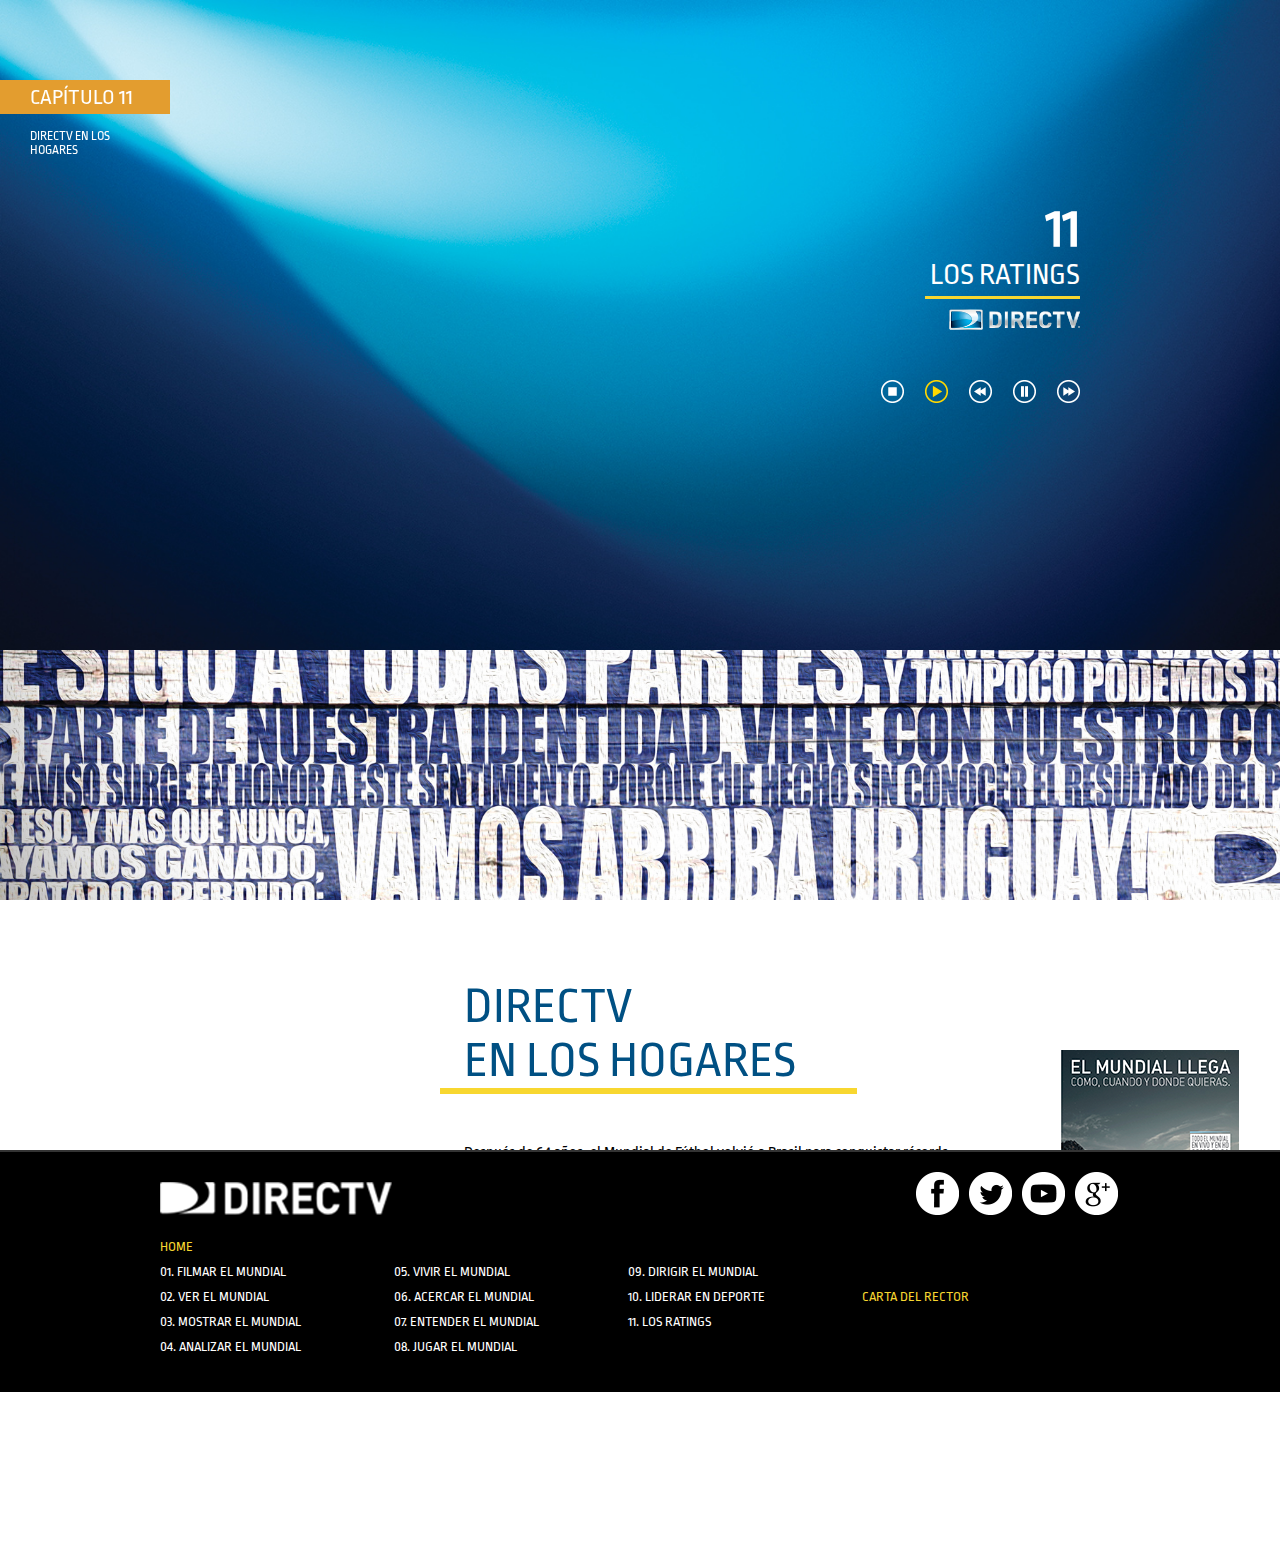
<file: cap11.html>
<!DOCTYPE html>
<html xmlns="http://www.w3.org/1999/xhtml">
<head>
<meta http-equiv="Content-Type" content="text/html; charset=utf-8" />
<title>DIRECTV</title>
<link href="css/style.css" rel="stylesheet" type="text/css" />

<link href='http://fonts.googleapis.com/css?family=Ropa+Sans:400,400italic' rel='stylesheet' type='text/css'>

<script src="js/jquery-1.8.2.min.js"></script>
<script src="js/jquery.scrollTo-1.4.3.1.min.js"></script>
<script src="js/jquery.parallax-1.1.js"></script>
<script src="js/jquery.easing.1.3.js"></script>
<script src="js/jquery.scrollorama.js"></script>
<script src="js/jquery.scrolldeck.js"></script>
<script src="js/modernizr.custom.js"></script>
<script type="text/javascript">

$(document).ready(function(){
	//$('#nav').localScroll(800);

	RepositionNav();
	
	$(window).resize(function(){
		RepositionNav();
	});	
	
	//.parallax(xPosition, adjuster, inertia, outerHeight) options:
	//xPosition - Horizontal position of the element
	//adjuster - y position to start from
	//inertia - speed to move relative to vertical scroll. Example: 0.1 is one tenth the speed of scrolling, 2 is twice the speed of scrolling
	//outerHeight (true/false) - Whether or not jQuery should use it's outerHeight option to determine when a section is in the viewport
	

	$('#header-c11').parallax("50%", 0, 0.1, true);
	$('#c11-s1').parallax("50%", 500, 0.1, true);

	var deck = new $.scrolldeck({
		slides: '.slide',
		buttons: '#nav-c1 li a',
		easing: 'easeInOutExpo'
	});

})
</script>
</head>

<body>
	<ul id="nav-c1" style="top: 80px;">
		<li class="title-nav-cap">CAPÍTULO 11</li>
		<li><a href="#c11-s1" title="Next Section">DIRECTV EN LOS<br/>HOGARES</a></li>
	</ul>
	
	<div id="header-c11" class="slide"> 

		<div class="cont-header-cap">
			<div class="num-cap">
				<h1>11</h1>
			</div>
			<div class="clearfloat"></div>
			<div class="title-cap">
				<h1>LOS RATINGS</h1>
			</div>
			<div class="clearfloat"></div>
			<div class="divider-headc11"></div>
			<div class="clearfloat"></div>
			<div class="logo-dtvheader"></div>
			<div class="clearfloat"></div>
			<div class="icons-head"></div>
			<div class="clearfloat"></div>
		</div>
		<div class="clearfloat"></div>
		<!--a href="#jugadores" title="Next Section"><div class="arrow-cap"></div></a-->
	</div>
	<div id="c11-s1" class="slide">
		<div class="box-white-c11">
			<div class="title-first-section">
				<h1>DIRECTV<br/>EN LOS HOGARES</h1>
				<div class="line-c11s1"></div>
			</div>

			<p>Después de 64 años, el Mundial de Fútbol volvió a Brasil para conquistar récords de audiencia.<br/>
			La tecnología pionera de DIRECTV midió los ratings de todos los canales con partidos de las selecciones sudamericanas. En un minuto promedio, hasta 14% de nuestros suscriptores estaban sintonizados a uno de los electrizantes partidos.<br/>
			<br/>
			A continuación un resumen de algunos de los números más relevantes.<p>
			<div class="poster-c11s1">
				<img src="img/poster_c11s1.png">
			</div>
		</div>
	</div>

	<div id="footer">
		<div class="container-footer">
			<div class="logo-footer">
			</div>
			<div class="cont-rs">
				<div class="fb">
					<a href=""><img src="img/fb.png"></a>
				</div>
				<div class="tw">
					<a href=""><img src="img/tw.png"></a>
				</div>
				<div class="yt">
					<a href=""><img src="img/yt.png"></a>
				</div>
				<div class="gm">
					<a href=""><img src="img/gm.png"></a>
				</div>
			</div>
			<div class="indice-footer">
				<div class="col1-footer">
					<a class="athome" href="#">HOME</a>
					<a href="#">01. FILMAR EL MUNDIAL</a>
					<a href="#">02. VER EL MUNDIAL</a>
					<a href="#">03. MOSTRAR EL MUNDIAL</a>
					<a href="#">04. ANALIZAR EL MUNDIAL</a>
				</div>
				<div class="col2-footer">
					<a href="">05. VIVIR EL MUNDIAL</a>
					<a href="">06. ACERCAR EL MUNDIAL</a>
					<a href="">07. ENTENDER EL MUNDIAL</a>
					<a href="">08. JUGAR EL MUNDIAL</a>
				</div>
				<div class="col3-footer">
					<a href="">09. DIRIGIR EL MUNDIAL</a>
					<a href="">10. LIDERAR EN DEPORTE</a>
					<a href="">11. LOS RATINGS</a>
					<p>&nbsp;</p>
				</div>
				<div class="col4-footer">
					<p>&nbsp;</p>
					<a class="athome" href="">CARTA DEL RECTOR</a>
					<p>&nbsp;</p>
					<p>&nbsp;</p>
				</div>
			</div>
		</div>
	</div>
<script src="js/toucheffects.js"></script>
<script>
	$('#footer').css({'top':''+($('#footer').prev('div').offset().top + $('#footer').prev('div').height()  ) +'px'});
</script>
</body>
</html>
</file>
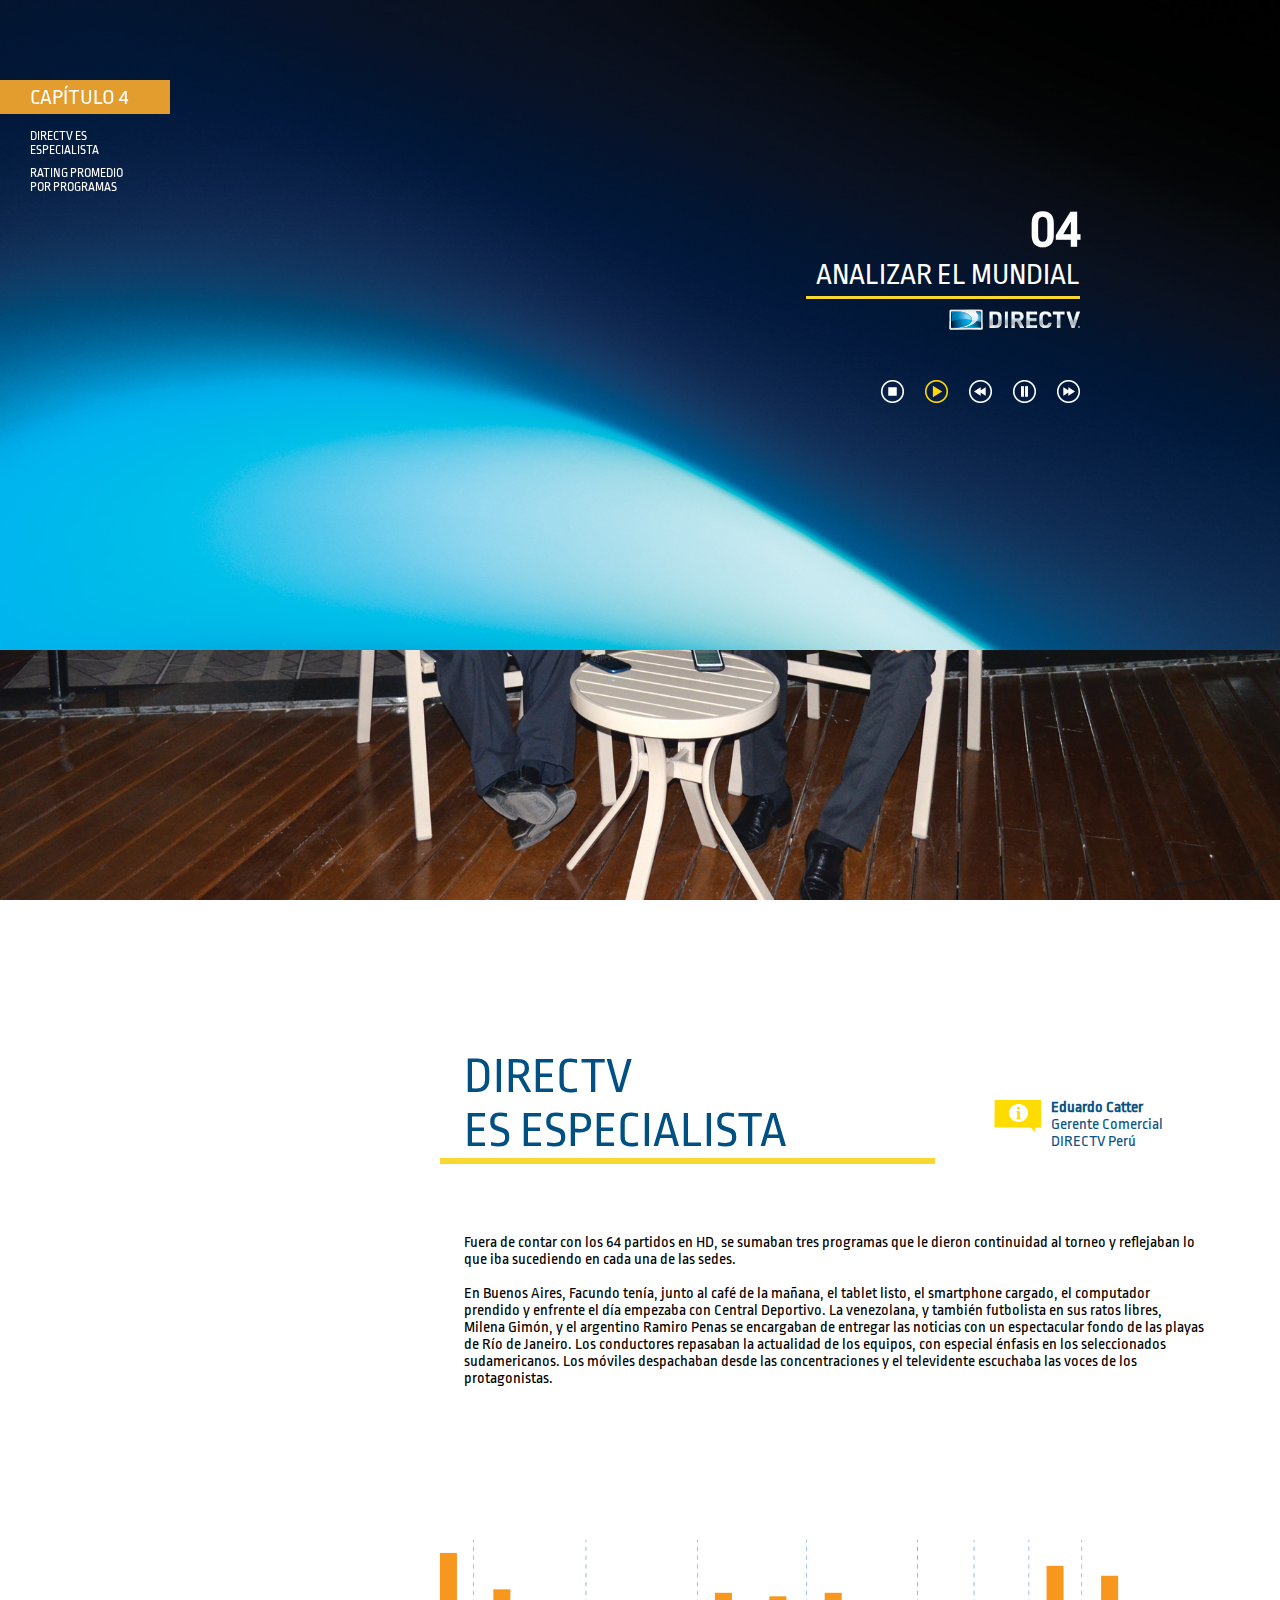
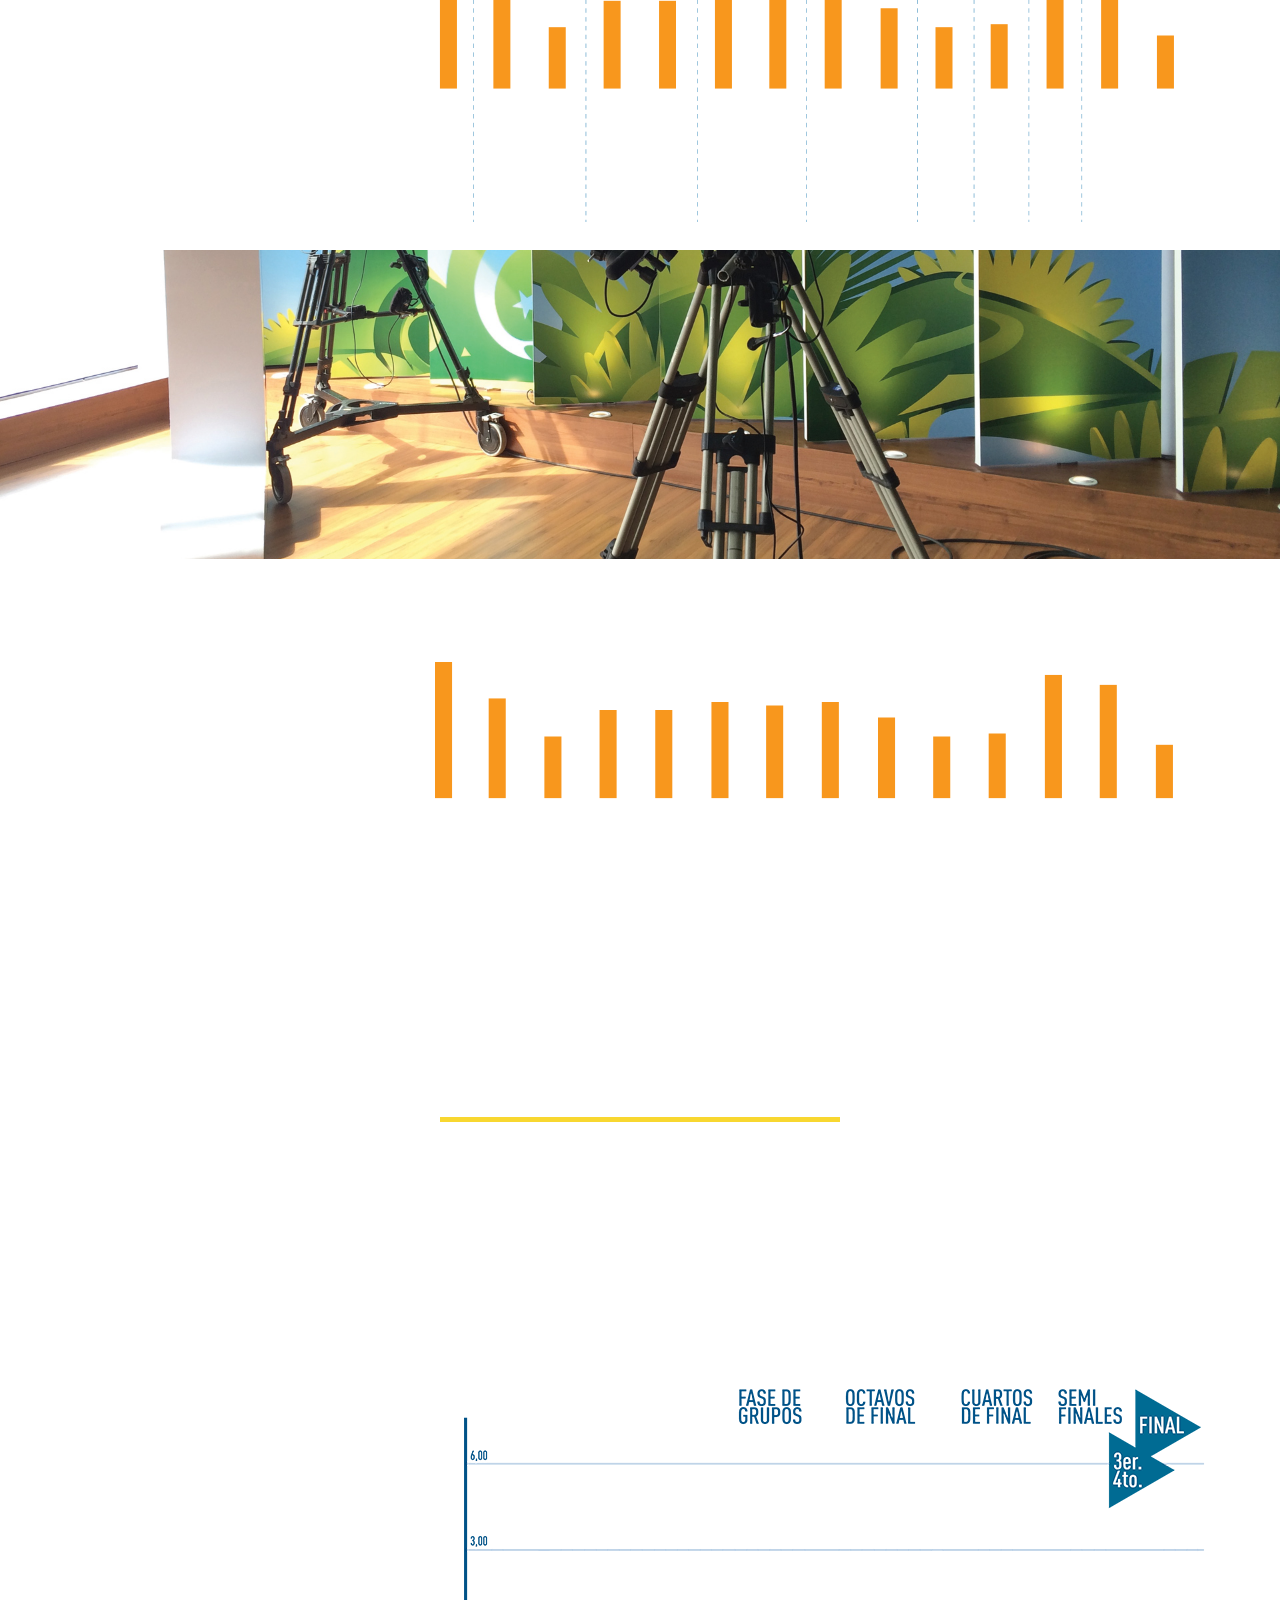
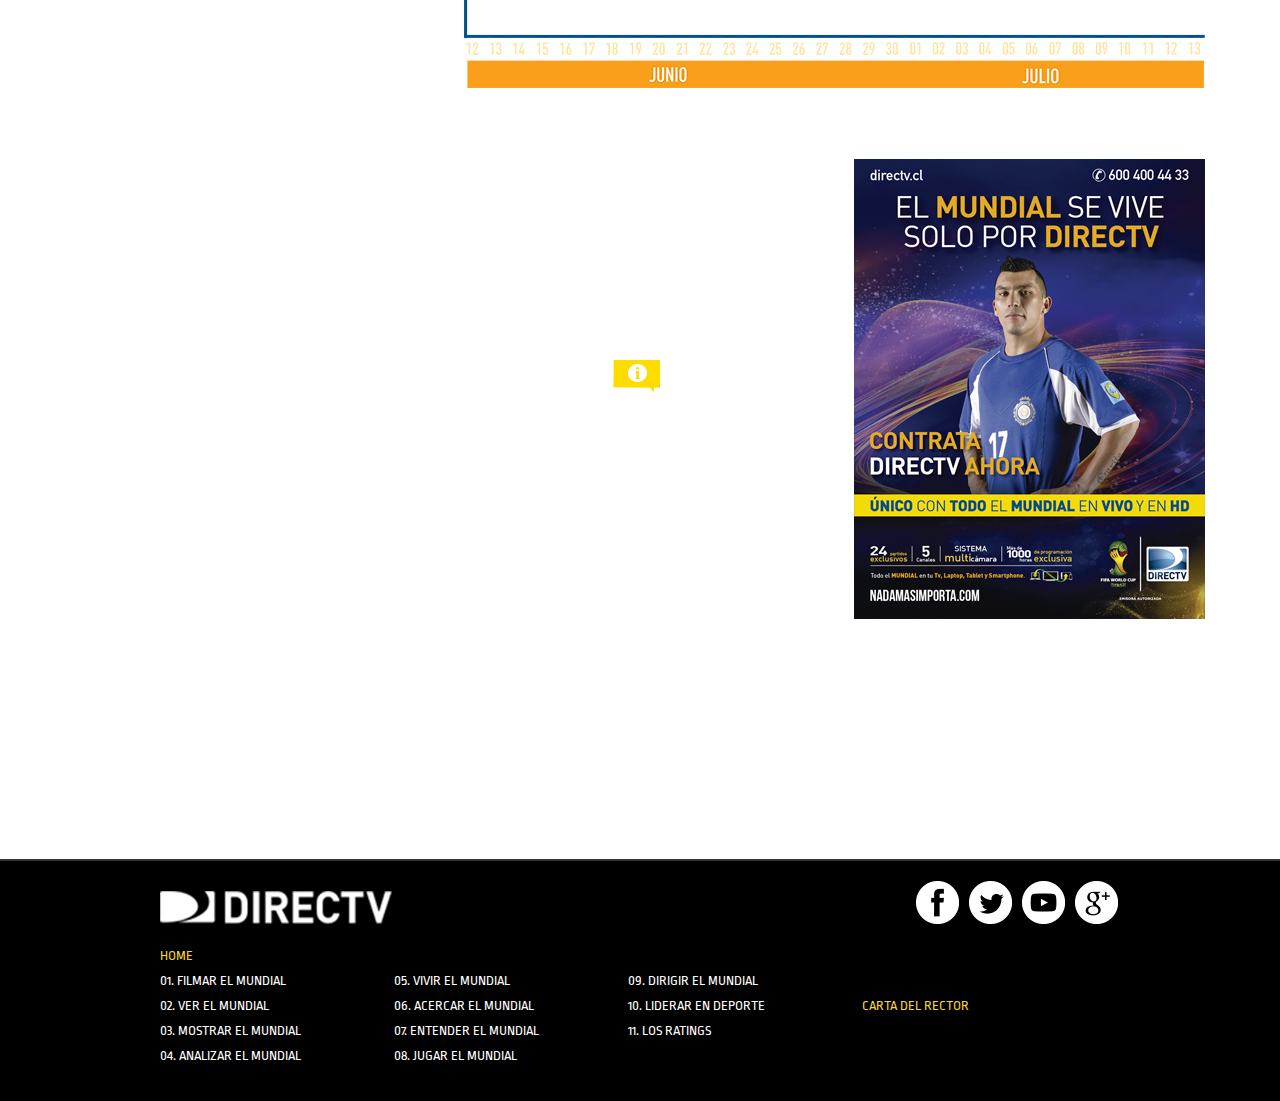
<file: cap4.html>
<!DOCTYPE html>
<html xmlns="http://www.w3.org/1999/xhtml">
<head>
<meta http-equiv="Content-Type" content="text/html; charset=utf-8" />
<title>DIRECTV</title>
<link href="css/style.css" rel="stylesheet" type="text/css" />

<link href='http://fonts.googleapis.com/css?family=Ropa+Sans:400,400italic' rel='stylesheet' type='text/css'>

<script src="js/jquery-1.8.2.min.js"></script>
<script src="js/jquery.scrollTo-1.4.3.1.min.js"></script>
<script src="js/jquery.parallax-1.1.js"></script>
<script src="js/jquery.easing.1.3.js"></script>
<script src="js/jquery.scrollorama.js"></script>
<script src="js/jquery.scrolldeck.js"></script>
<script src="js/modernizr.custom.js"></script>
<script src="js/scrollspy.js"></script>
<script src="js/animaciones.js"></script>
<script type="text/javascript">

$(document).ready(function(){
	//$('#nav').localScroll(800);

	RepositionNav();
	
	$(window).resize(function(){
		RepositionNav();
	});	
	
	//.parallax(xPosition, adjuster, inertia, outerHeight) options:
	//xPosition - Horizontal position of the element
	//adjuster - y position to start from
	//inertia - speed to move relative to vertical scroll. Example: 0.1 is one tenth the speed of scrolling, 2 is twice the speed of scrolling
	//outerHeight (true/false) - Whether or not jQuery should use it's outerHeight option to determine when a section is in the viewport
	

	$('#header-c4').parallax("50%", 0, 0.1, true);
	$('#c4-s1').parallax("50%", 0, 0.1, true);
	$('#c4-s2').parallax("50%", 1000, 0.1, true);
	$('#c4-s3').parallax("50%", 0, 0.1, true);
	$('#c4-s4').parallax("50%", 2500, 0.1, true);
	$('#c4-s5').parallax("50%", 4200, 0.1, true);

	var deck = new $.scrolldeck({
		slides: '.slide',
		buttons: '#nav-c1 li a',
		easing: 'easeInOutExpo'
	});

})
</script>
</head>

<body>
	<ul id="nav-c1" style="top: 80px;">
		<li class="title-nav-cap">CAPÍTULO 4</li>
		<li><a href="#c4-s1" title="Next Section">DIRECTV ES<br/>ESPECIALISTA</a></li>
	    <li><a href="#c4-s5" title="Next Section">RATING PROMEDIO<br/>POR PROGRAMAS</a></li>
	</ul>
	
	<div id="header-c4" class="slide">

		<div class="cont-header-cap">
			<div class="num-cap">
				<h1>04</h1>
			</div>
			<div class="clearfloat"></div>
			<div class="title-cap">
				<h1>ANALIZAR EL MUNDIAL</h1>
			</div>
			<div class="clearfloat"></div>
			<div class="divider-headc4"></div>
			<div class="clearfloat"></div>
			<div class="logo-dtvheader"></div>
			<div class="clearfloat"></div>
			<div class="icons-head"></div>
			<div class="clearfloat"></div>
		</div>
		<div class="clearfloat"></div>
		<!--a href="#jugadores" title="Next Section"><div class="arrow-cap"></div></a-->
	</div>
	<div id="c4-s1" class="slide">
		<div class="box-white-c4">
			<div class="title-first-section">
				<h1>DIRECTV<br/>ES ESPECIALISTA</h1>
				<div class="line-c2-s1"></div>
			</div>
			<div class="tooltip-c2-s1">
				<div class="icon-tooltip-c2-s1">
					<a class="tooltips" href="#">
						<img src="img/tooltip_icon.png">
						<span>“Quisimos tener la máxima cobertura antes, durante y después de los partidos a cargo de un equipo de panelistas altamente especializado y reconocido mundialmente generando un análisis profundo y detallado pero a la vez divertido y fresco. Esto género mucha expectativa en el mercado local en torno al acompañamiento que íbamos a dar al mundial a través de nuestros programas propios y el nivel de análisis de los comentaristas así como la tecnología empleada en el mismo marcó un diferencial súper positivo en nuestros clientes e incluso los no clientes quienes pudieron seguir la cobertura pre y post partido en los diferentes restaurantes, bares y locales que gozaban de la señal de DIRECTV”.</span>
					</a>
				</div>
				<h5><span>Eduardo Catter</span><br/>
				Gerente Comercial<br/>
				DIRECTV Perú</h5>
			</div>

			<p>Fuera de contar con los 64 partidos en HD, se sumaban tres programas que le dieron continuidad al torneo y reflejaban lo que iba sucediendo en cada una de las sedes.<br/>
			<br/>
			En Buenos Aires, Facundo tenía, junto al café de la mañana, el tablet listo, el smartphone cargado, el computador prendido y enfrente el día empezaba con Central Deportivo. La venezolana, y también futbolista en sus ratos libres, Milena Gimón, y el argentino Ramiro Penas se encargaban de entregar las noticias con un espectacular fondo de las playas de Río de Janeiro. Los conductores repasaban la actualidad de los equipos, con especial énfasis en los seleccionados sudamericanos. Los móviles despachaban desde las concentraciones y el televidente escuchaba las voces de los protagonistas.<br/>
			<br/>
			“La gente tuvo todo el día información de lo que pasaba, repetían los goles a cada rato en los canales, por eso lo que se hacía en Mundial Total era entretener al público y que disfrutara otra visión de la Copa”, agrega Rozental.<br/>
			Las jornadas se cerraban con Juan Pablo Varsky y Matías Martin en Más que Fútbol, para poner la pelota al piso y hacer un análisis detallado de los partidos. Además, los dos periodistas podían “tirar paredes” con ex futbolistas. Porque para explicar el momento de Argentina estaba Juan Sebastián Verón, en cambio, si la actualidad llevaba a Colombia allí aparecía Juan Pablo Ángel en el panel. Y si tocaba desmenuzar a Chile, Iván Zamorano y Sebastián Rozental se sumaban al programa entregando sus experiencias.<br/>
			“Éramos como un plantel de fútbol. Vivíamos todos en el mismo edificio en Río de Janeiro. Compartíamos mate, cenas, picadas (picoteos). No hubo ni media discusión en 37 días. Era mucho tiempo, sin embargo el grupo lo llevó bien adelante. Incluso me di el gusto de jugar un partido con Verón, Ángel, Zamorano, Rozental... pero lo suspendí por falta de aire”, cierra sonriendo Penas.<br/>
			“Soy un privilegiado. He vivido los mundiales de tres maneras: hincha, jugador y comentarista. Sin dudas que la mejor de todas es en la cancha, porque eres protagonista, es para lo que soñaste y te preparaste toda la vida. Me gusta ver el fútbol desde afuera, analizarlo. Intento ser consecuente y decir las cosas que están ocurriendo, aunque haciendo la diferencia entre la crítica constructiva de la destructiva”, comenta Zamorano.<p>
		</div>
	</div>

	<div id="c4-s2" class="slide">
		<div class="title-grf-c4s2">
			<p>EN CUANTO A COMENTARISTAS, CON JUAN PABLO VARSKY Y<br/>
			PABLO GIRALT DIRECTV Sports OFRECE MAYOR SATISFACCIÓN</p>
		</div>
		<div class="grafico1-c4s2">
			<img src="img/grafico1_c4s2.png">
		</div>
	</div>

	<div id="c4-s3" class="slide">
		<img src="img/c4s3.jpg">
	</div>

	<div id="c4-s4" class="slide">
		<div class="title-grf-c4s4">
			<p>LA SATISFACCIÓN CON DIRECTV SPORTS ES SUPERIOR A LA<br/>
			DE LOS OTROS CANALES QUE TRANSMITIERON EL MUNDIAL</p>
		</div>
		<div class="grafico2-c4s4">
			<img src="img/grafico2_c4s4.png">
		</div>
	</div>
	<div id="c4-s5" class="slide">
		<div class="title-c1-s7">
			<h1>RATING PROMEDIO<br>POR PROGRAMAS</h1>
			<div class="line-c4-s5"></div>
			<h2>MÁS QUE FUTBOL, MUNDIAL TOTAL Y CENTRAL DEPORTIVO</h2>
			<p>Se observa en el gráfico la evolución que tuvieron los programas: Más que Fútbol, Mundial Total y Central Deportivo. El primero alcanzó un peak cercano a los 6 puntos de Rating Promedio el 4 de julio, correspondiente a los inicios de los cuartos de final. Mundial Total también tuvo su punto máximo para esa misma fecha, alcanzando valores cercanos a los 10 puntos promedio. Por su parte, Central Deportivo se mantuvo más estable y por debajo de los primeros dos, con cimas que rodean los 4 puntos en varios momentos del Torneo.<br/>
			En todos los casos hay que destacar que las mayores performances correspondieron a los días en los que hubo encuentros, mientras que los valores más bajos fueron justamente los días de descanso entre etapas.</p>
		</div>
		<div class="grafico-c4s5">
			<img src="img/grafico_c4s5.png">
		</div>
		<div class="medel-c4s5">
			<img src="img/medel_c4s5.jpg">
		</div>
		<div class="tooltip-c4s5">
			<div class="icon-tooltip-c4s5">
				<a class="tooltips" href="#">
					<img src="img/tooltip_icon.png">
					<span>Encontramosmos que la mejor forma de plasmar el Mundial como una experiencia superior y recoger la pasión que genera el fútbol es a través de la lente del destacado y reconocido director de cine Oliver Stone, quien se ha caracterizado por una filmografía comprometida, apasionada y a la vez tremendamente realista. Nuestra campaña demuestra que sólo en DIRECTV se podrá vivir este evento de una manera única: ver lo que otros no podrán ver, sentirse dentro de la cancha, sufrir las jugadas, siendo ésta la máxima experiencia de Brasil 2014. Oliver Stone sorprendió a los televidentes latinoamericanos con su fuerza a la hora de pedir la mejor transmisión del Mundial”.</span>
				</a>
			</div>
			<p><span>Fabián Godoy</span><br>
				Comentarista DIRECTV Sports</p>
		</div>
	</div>

	<div id="footer">
		<div class="container-footer">
			<div class="logo-footer">
			</div>
			<div class="cont-rs">
				<div class="fb">
					<a href=""><img src="img/fb.png"></a>
				</div>
				<div class="tw">
					<a href=""><img src="img/tw.png"></a>
				</div>
				<div class="yt">
					<a href=""><img src="img/yt.png"></a>
				</div>
				<div class="gm">
					<a href=""><img src="img/gm.png"></a>
				</div>
			</div>
			<div class="indice-footer">
				<div class="col1-footer">
					<a class="athome" href="#">HOME</a>
					<a href="#">01. FILMAR EL MUNDIAL</a>
					<a href="#">02. VER EL MUNDIAL</a>
					<a href="#">03. MOSTRAR EL MUNDIAL</a>
					<a href="#">04. ANALIZAR EL MUNDIAL</a>
				</div>
				<div class="col2-footer">
					<a href="">05. VIVIR EL MUNDIAL</a>
					<a href="">06. ACERCAR EL MUNDIAL</a>
					<a href="">07. ENTENDER EL MUNDIAL</a>
					<a href="">08. JUGAR EL MUNDIAL</a>
				</div>
				<div class="col3-footer">
					<a href="">09. DIRIGIR EL MUNDIAL</a>
					<a href="">10. LIDERAR EN DEPORTE</a>
					<a href="">11. LOS RATINGS</a>
					<p>&nbsp;</p>
				</div>
				<div class="col4-footer">
					<p>&nbsp;</p>
					<a class="athome" href="">CARTA DEL RECTOR</a>
					<p>&nbsp;</p>
					<p>&nbsp;</p>
				</div>
			</div>
		</div>
	</div>
<script src="js/toucheffects.js"></script>
<script>
	$('#footer').css({'top':''+($('#footer').prev('div').offset().top + $('#footer').prev('div').height()  ) +'px'});
</script>
</body>
</html>
</file>
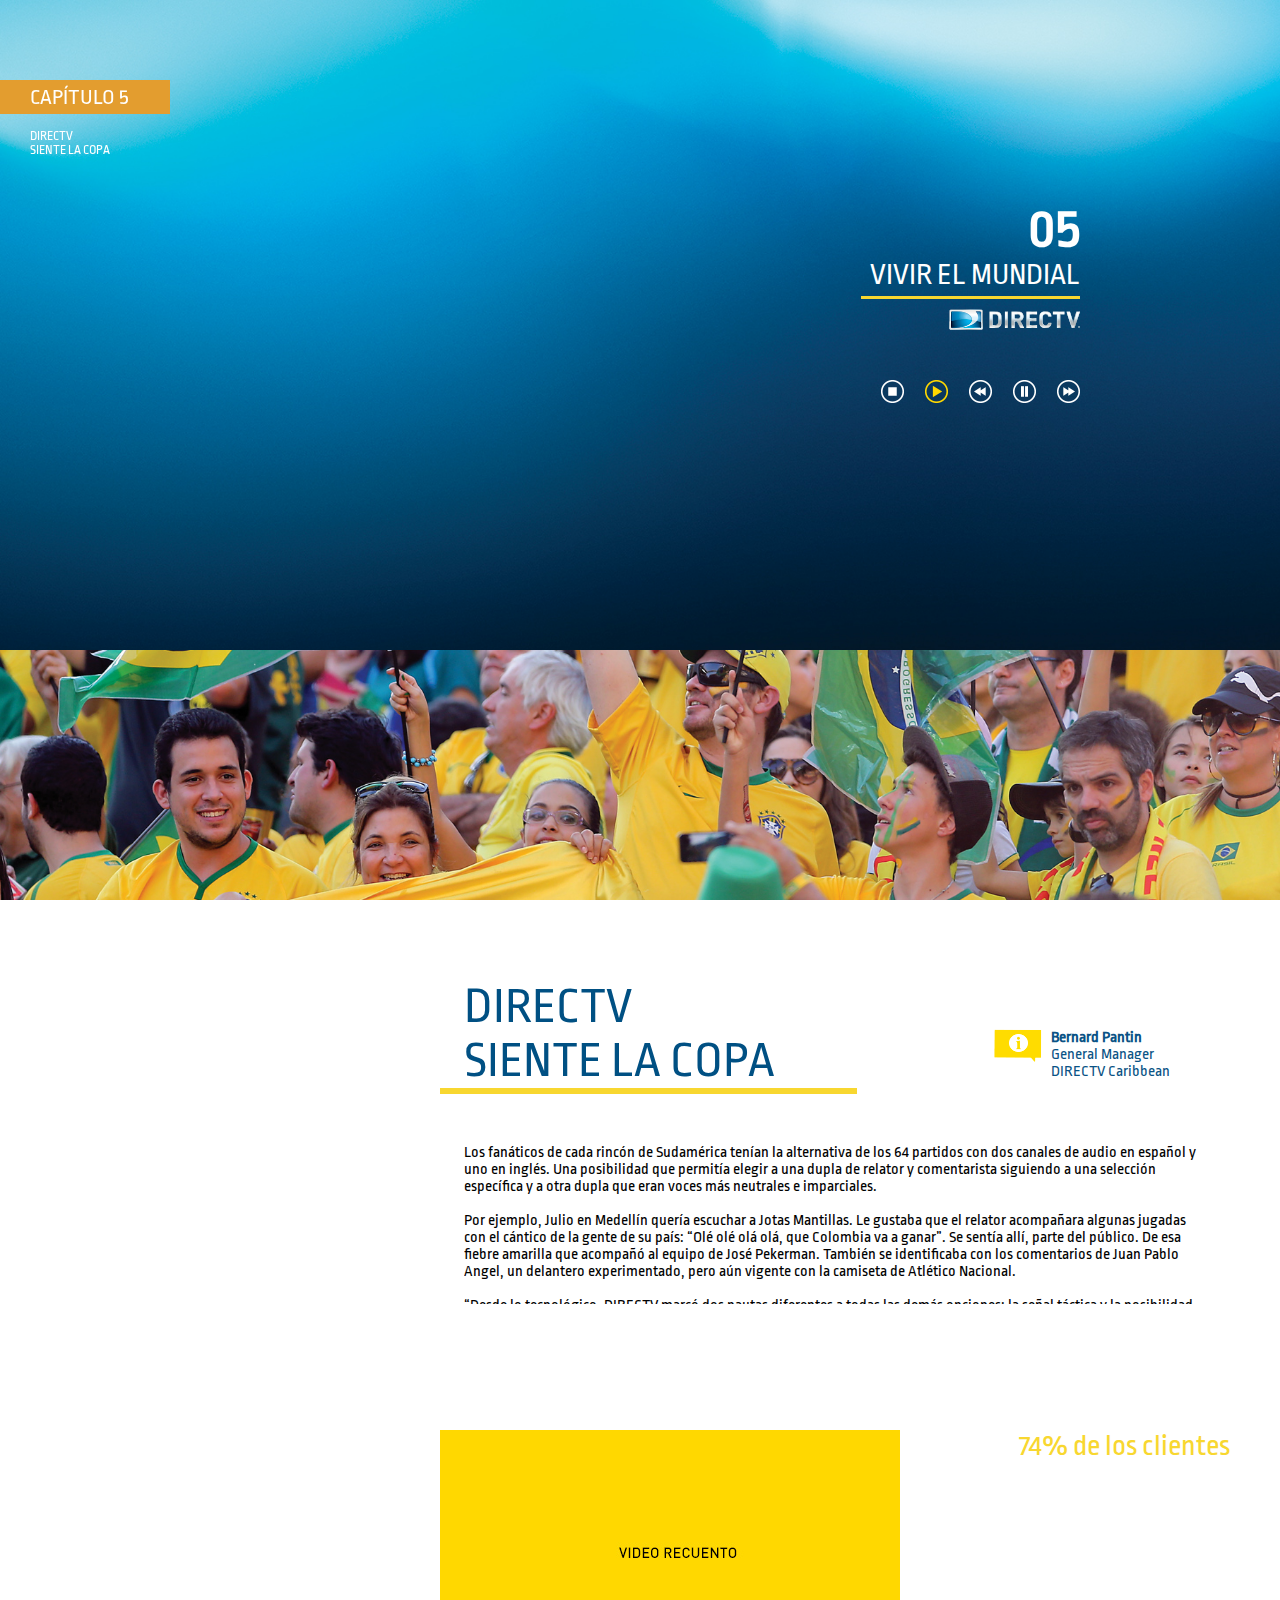
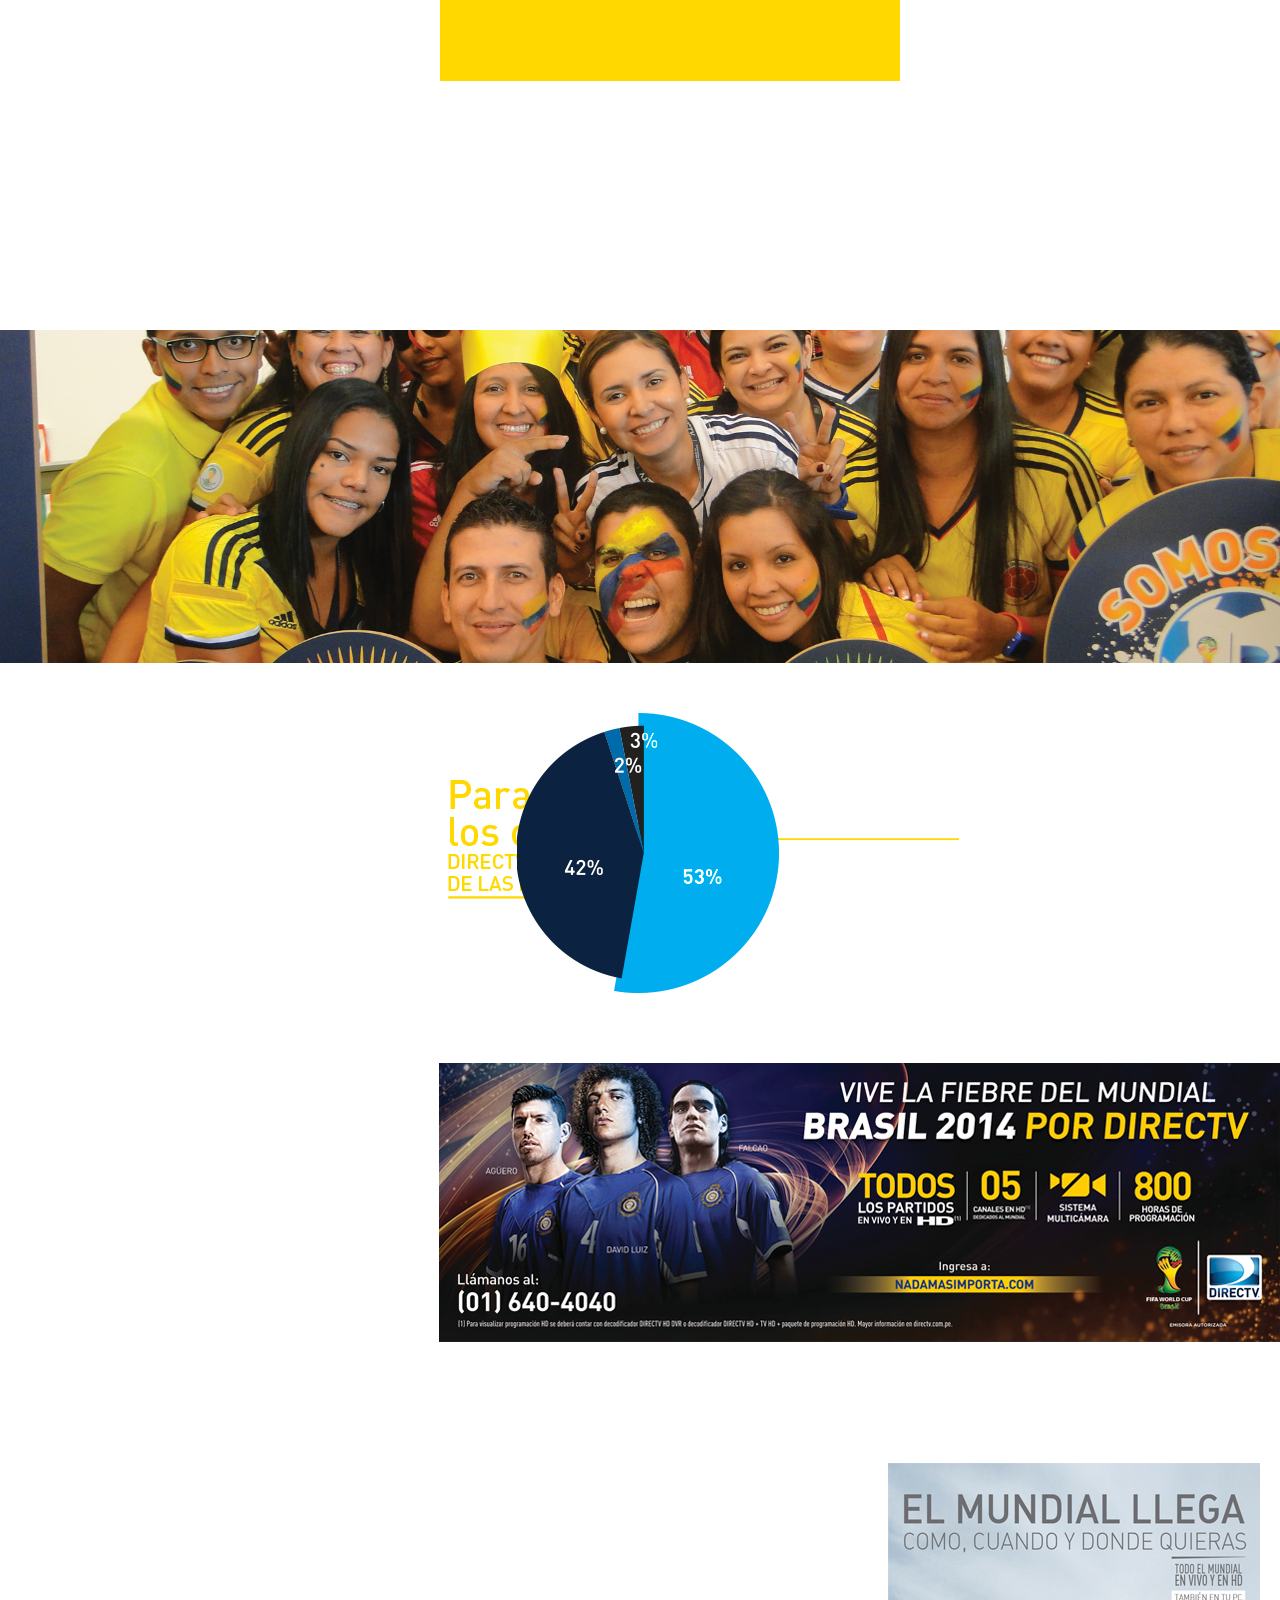
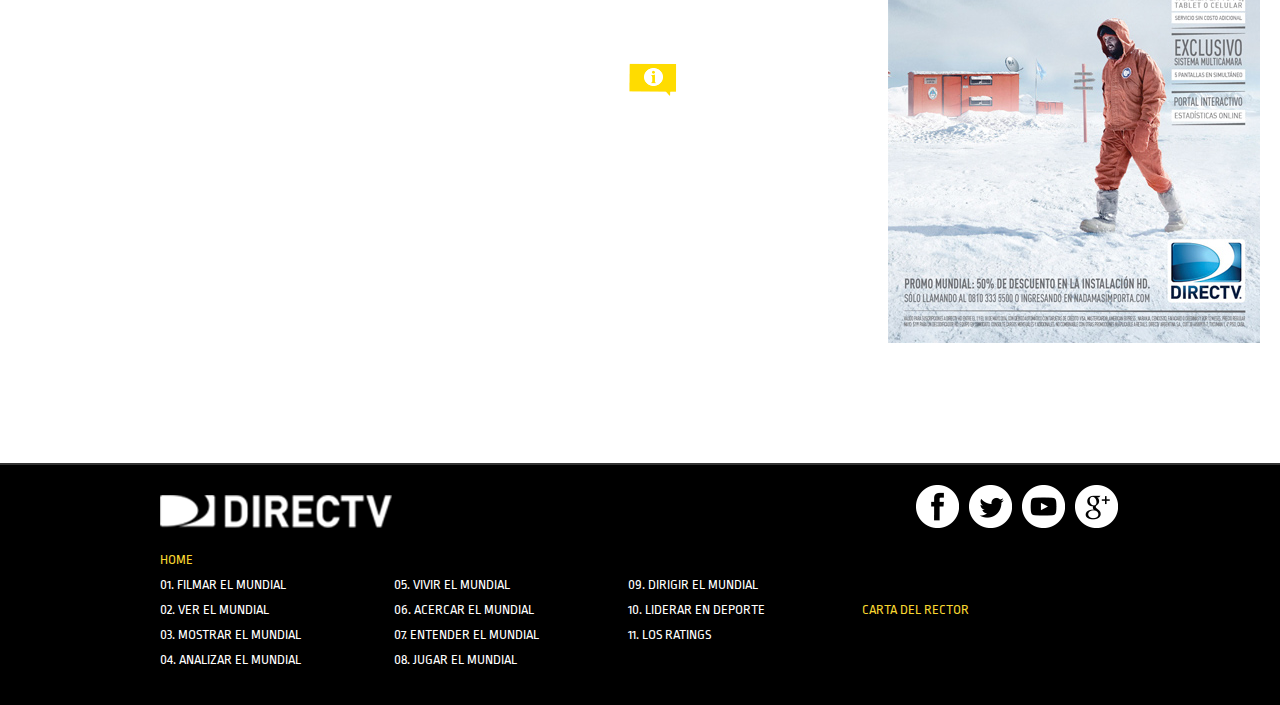
<file: cap5.html>
<!DOCTYPE html>
<html xmlns="http://www.w3.org/1999/xhtml">
<head>
<meta http-equiv="Content-Type" content="text/html; charset=utf-8" />
<title>DIRECTV</title>
<link href="css/style.css" rel="stylesheet" type="text/css" />

<link href='http://fonts.googleapis.com/css?family=Ropa+Sans:400,400italic' rel='stylesheet' type='text/css'>

<script src="js/jquery-1.8.2.min.js"></script>
<script src="js/jquery.scrollTo-1.4.3.1.min.js"></script>
<script src="js/jquery.parallax-1.1.js"></script>
<script src="js/jquery.easing.1.3.js"></script>
<script src="js/jquery.scrollorama.js"></script>
<script src="js/jquery.scrolldeck.js"></script>
<script src="js/modernizr.custom.js"></script>
<script src="js/scrollspy.js"></script>
<script src="js/animaciones.js"></script>
<script type="text/javascript">

$(document).ready(function(){
	//$('#nav').localScroll(800);

	RepositionNav();
	
	$(window).resize(function(){
		RepositionNav();
	});	
	
	//.parallax(xPosition, adjuster, inertia, outerHeight) options:
	//xPosition - Horizontal position of the element
	//adjuster - y position to start from
	//inertia - speed to move relative to vertical scroll. Example: 0.1 is one tenth the speed of scrolling, 2 is twice the speed of scrolling
	//outerHeight (true/false) - Whether or not jQuery should use it's outerHeight option to determine when a section is in the viewport
	

	$('#header-c5').parallax("50%", 0, 0.1, true);
	$('#c5-s1').parallax("50%", 500, 0.1, true);
	$('#c5-s2').parallax("50%", 500, 0.1, true);
	$('#c5-s3').parallax("50%", 500, 0.1, true);
	$('#c5-s4').parallax("50%", 3700, 0.1, true);

	var deck = new $.scrolldeck({
		slides: '.slide',
		buttons: '#nav-c1 li a',
		easing: 'easeInOutExpo'
	});

})
</script>
</head>

<body>
	<ul id="nav-c1" style="top: 80px;">
		<li class="title-nav-cap">CAPÍTULO 5</li>
		<li><a href="#c5-s1" title="Next Section">DIRECTV<br/>SIENTE LA COPA</a></li>
	</ul>
	
	<div id="header-c5" class="slide"> 

		<div class="cont-header-cap">
			<div class="num-cap">
				<h1>05</h1>
			</div>
			<div class="clearfloat"></div>
			<div class="title-cap">
				<h1>VIVIR EL MUNDIAL</h1>
			</div>
			<div class="clearfloat"></div>
			<div class="divider-headc5"></div>
			<div class="clearfloat"></div>
			<div class="logo-dtvheader"></div>
			<div class="clearfloat"></div>
			<div class="icons-head"></div>
			<div class="clearfloat"></div>
		</div>
		<div class="clearfloat"></div>
		<!--a href="#jugadores" title="Next Section"><div class="arrow-cap"></div></a-->
	</div>
	<div id="c5-s1" class="slide">
		<div class="box-white-c5">
			<div class="title-first-section">
				<h1>DIRECTV<br/>SIENTE LA COPA</h1>
				<div class="line-c5s1"></div>
			</div>
			<div class="tooltip-c2-s1">
				<div class="icon-tooltip-c2-s1">
					<a class="tooltips" href="#">
						<img src="img/tooltip_icon.png">
						<span>“The World Cup has always been an a major event that Caribbean people look forward to every four years, and it has become of even greater importance since Trinidad and Tobago’s participation in 2006. Caribbean people have always supported Brazil, so there was a lot of excitement around this year’s event especially given its close proximity to us. Our first-class coverage of the games fulfilled most of the expectations of our customers and continued to add to building the DIRECTV brand”.</span>
					</a>
				</div>
				<h5><span>Bernard Pantin</span><br/>
				General Manager<br/>
				DIRECTV Caribbean</h5>
			</div>

			<p>Los fanáticos de cada rincón de Sudamérica tenían la alternativa de los 64 partidos con dos canales de audio en español y uno en inglés. Una posibilidad que permitía elegir a una dupla de relator y comentarista siguiendo a una selección específica y a otra dupla que eran voces más neutrales e imparciales.<br/>
			<br/>
			Por ejemplo, Julio en Medellín quería escuchar a Jotas Mantillas. Le gustaba que el relator acompañara algunas jugadas con el cántico de la gente de su país: “Olé olé olá olá, que Colombia va a ganar”. Se sentía allí, parte del público. De esa fiebre amarilla que acompañó al equipo de José Pekerman. También se identificaba con los comentarios de Juan Pablo Angel, un delantero experimentado, pero aún vigente con la camiseta de Atlético Nacional.<br/>
			<br/>
			“Desde lo tecnológico, DIRECTV marcó dos pautas diferentes a todas las demás opciones: la señal táctica y la posibilidad de elegir quién te narraba el partido. Esas dos alternativas han sido revolucionarias, ya que podías ver los movimientos de cada equipo con una cámara aérea (alimento preciado para los analistas) y, por otro lado, decidías con qué dupla de relato y comentario querías ver tu juego. Esa posibilidad no tiene comparación frente a lo que existe en el actual mercado”, grafica Godoy.<br/>
			Con su control remoto, el colombiano puso el 614 ó 1614 y simulaba ser un stopper, una marca personal que perseguía al jugador por toda la cancha y tenía cada uno de sus movimientos. Ni siquiera el defensa del otro equipo conocía tanto los desplazamientos de ese delantero como Julio, o mejor dicho como los televidentes que se quedaron con esa ventana de la programación. Si quería cambiarse de equipo, y estar más cerca del otro elenco, iba al 615 ó 1615 para conocer hasta los tics de esa estrella que se tocaba el pelo a cada rato mientras esperaba entrar en acción.<br/>
			No se quedaba allí, ya que a veces se perdía un momento del partido para recibir una llamada telefónica o algún Twitter de algún amigo que le comentaba una jugada. Entonces se iba a 616 ó 1616 para tener los momentos más destacados del encuentro, los goles o las jugadas polémicas. En definitiva, el televidente se podía meter en la cancha con DIRECTV. Casi como Oliver Stone en el aviso. La diferencia es que no podía interrumpir o cambiar el desenlace del juego.<br/>
			“Todo lo que DIRECTV entregó es realmente increíble, desde las cámaras alternativas hasta los audios opcionales. Creo que la gran ventaja es que hay de todo para todos, tanto para los más futboleros como para el aficionado de Mundial. A nosotros, los comentaristas, por ejemplo, las cámaras tácticas nos ayudaban mucho para analizar el juego desde otra perspectiva, podíamos ver los movimientos de los equipos, cómo se paraban tácticamente defendiendo y en ataque”, explica el chileno Sebastián Rozental, otro de los analistas de la señal.<p>
		</div>
	</div>

	<div id="c5-s2" class="slide">
		<div class="video-c5s2">
			<img src="img/video_c5s2.jpg">
		</div>
		<div class="title-c5s2">
			<h2>74% de los clientes</h2>
			<p>vio algún partido<br/>
			por DIRECTV Sports</p>
		</div>
		<div class="caption-c5s2">
			<p>Si Julio escuchaba a Jotas Mantillas; Facundo no se perdía a Pablo Giralt. Sabía que lo emocionaba. Y más al ver que el relator rompió en llanto cuando Argentina eliminó a Suiza con el gol de Angel Di María sobre la hora, por los octavos de final. Tampoco aguantó más y acompañó con lágrimas la clasificación a la final de la “Albiceleste” por penales frente a Holanda. Hecho que hacía 24 años no ocurría. Un momento que muchos argentinos jamás habían vivido.<br/>
			<br/>
			Nadie mejor que Giralt para acordarse: “Los gritos de gol del Mundial fueron en sí un desahogo de muchas cosas. Fue un Mundial duro en general, por cuestiones afectivas, y difícil en lo personal, por pérdidas irreparables terminó siendo una gran carga emotiva, que me permitió soltarme. Me había propuesto no reprimir ningún tipo de emoción y que los relatos de Argentina les llegaran intensamente a todos los argentinos. Siempre quise que cada amante de este deporte recibiera la pasión y emoción en estado puro y así fue. Tenía ganas de llorar por la alegría que sabía estaba viviendo un país. Los argentinos cada cuatro años, dejamos de lado las divisiones y diferencias para tomarnos de la mano y tirar todos para adelante. Eso sólo lo logra un Mundial de fútbol”.</p>
		</div>
	</div>
	<div id="c5-s3" class="slide">
		<img src="img/img_c5s3.jpg">
	</div>

	<div id="c5-s4" class="slide">
		<div class="graficos1-c2-s2">
			<img src="img/grf1_c5s4.png">
		</div>
		<div class="graficos2-c2-s2">
			<img src="img/grf2_c5s4.png">
		</div>
		<div class="afiche-c5s4">
			<img src="img/afiche_c5s4.jpg">
		</div>
		<div class="afiche2-c5s4">
			<img src="img/afiche2_c5s4.jpg">
		</div>
		<div class="tooltip-c4s5">
			<div class="icon-tooltip-c4s5">
				<a class="tooltips" href="#">
					<img src="img/tooltip_icon.png">
					<span>“Fue uno de los momentos más importantes de mi carrera, porque esos relatos van a quedar inmortalizados. Y más allá de todo, grafican el sentimiento de un relator, que ama el fútbol y que ama comentar fútbol. Además, los videos de los relatos estallaron en las redes sociales. Eso también hace que nuestra señal se conozca cada vez más en todo el mundo. Lo que no tiene precio. Después de tantos años en DIRECTV, me llena de orgullo ver crecer a la señal, porque comenzó de cero y se instaló definitivamente en toda Latinoamérica”.</span>
				</a>
			</div>
			<p><span>Pablo Giralt</span><br>
				Relator de DIRECTV Sports</p>
		</div>
	</div>

	<div id="footer">
		<div class="container-footer">
			<div class="logo-footer">
			</div>
			<div class="cont-rs">
				<div class="fb">
					<a href=""><img src="img/fb.png"></a>
				</div>
				<div class="tw">
					<a href=""><img src="img/tw.png"></a>
				</div>
				<div class="yt">
					<a href=""><img src="img/yt.png"></a>
				</div>
				<div class="gm">
					<a href=""><img src="img/gm.png"></a>
				</div>
			</div>
			<div class="indice-footer">
				<div class="col1-footer">
					<a class="athome" href="#">HOME</a>
					<a href="#">01. FILMAR EL MUNDIAL</a>
					<a href="#">02. VER EL MUNDIAL</a>
					<a href="#">03. MOSTRAR EL MUNDIAL</a>
					<a href="#">04. ANALIZAR EL MUNDIAL</a>
				</div>
				<div class="col2-footer">
					<a href="">05. VIVIR EL MUNDIAL</a>
					<a href="">06. ACERCAR EL MUNDIAL</a>
					<a href="">07. ENTENDER EL MUNDIAL</a>
					<a href="">08. JUGAR EL MUNDIAL</a>
				</div>
				<div class="col3-footer">
					<a href="">09. DIRIGIR EL MUNDIAL</a>
					<a href="">10. LIDERAR EN DEPORTE</a>
					<a href="">11. LOS RATINGS</a>
					<p>&nbsp;</p>
				</div>
				<div class="col4-footer">
					<p>&nbsp;</p>
					<a class="athome" href="">CARTA DEL RECTOR</a>
					<p>&nbsp;</p>
					<p>&nbsp;</p>
				</div>
			</div>
		</div>
	</div>
<script src="js/toucheffects.js"></script>
<script>
	$('#footer').css({'top':''+($('#footer').prev('div').offset().top + $('#footer').prev('div').height()  ) +'px'});
</script>
</body>
</html>
</file>
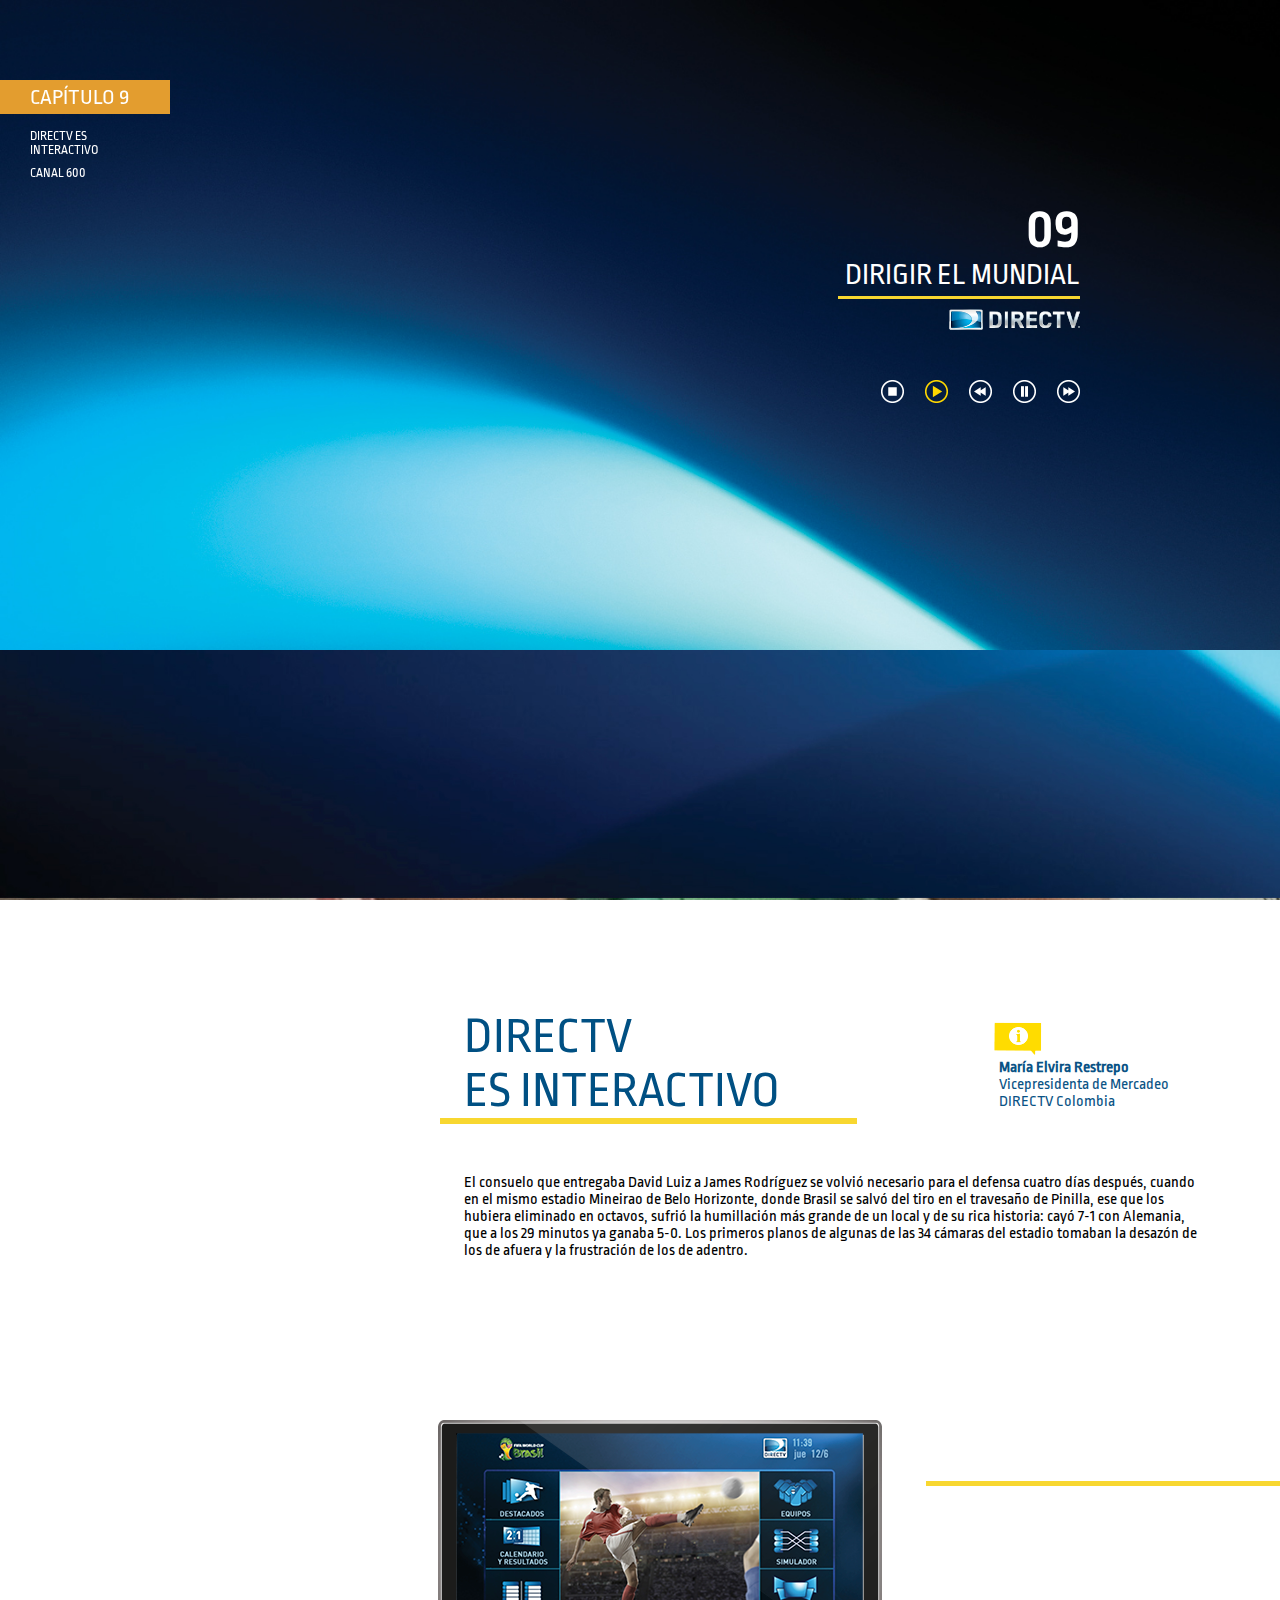
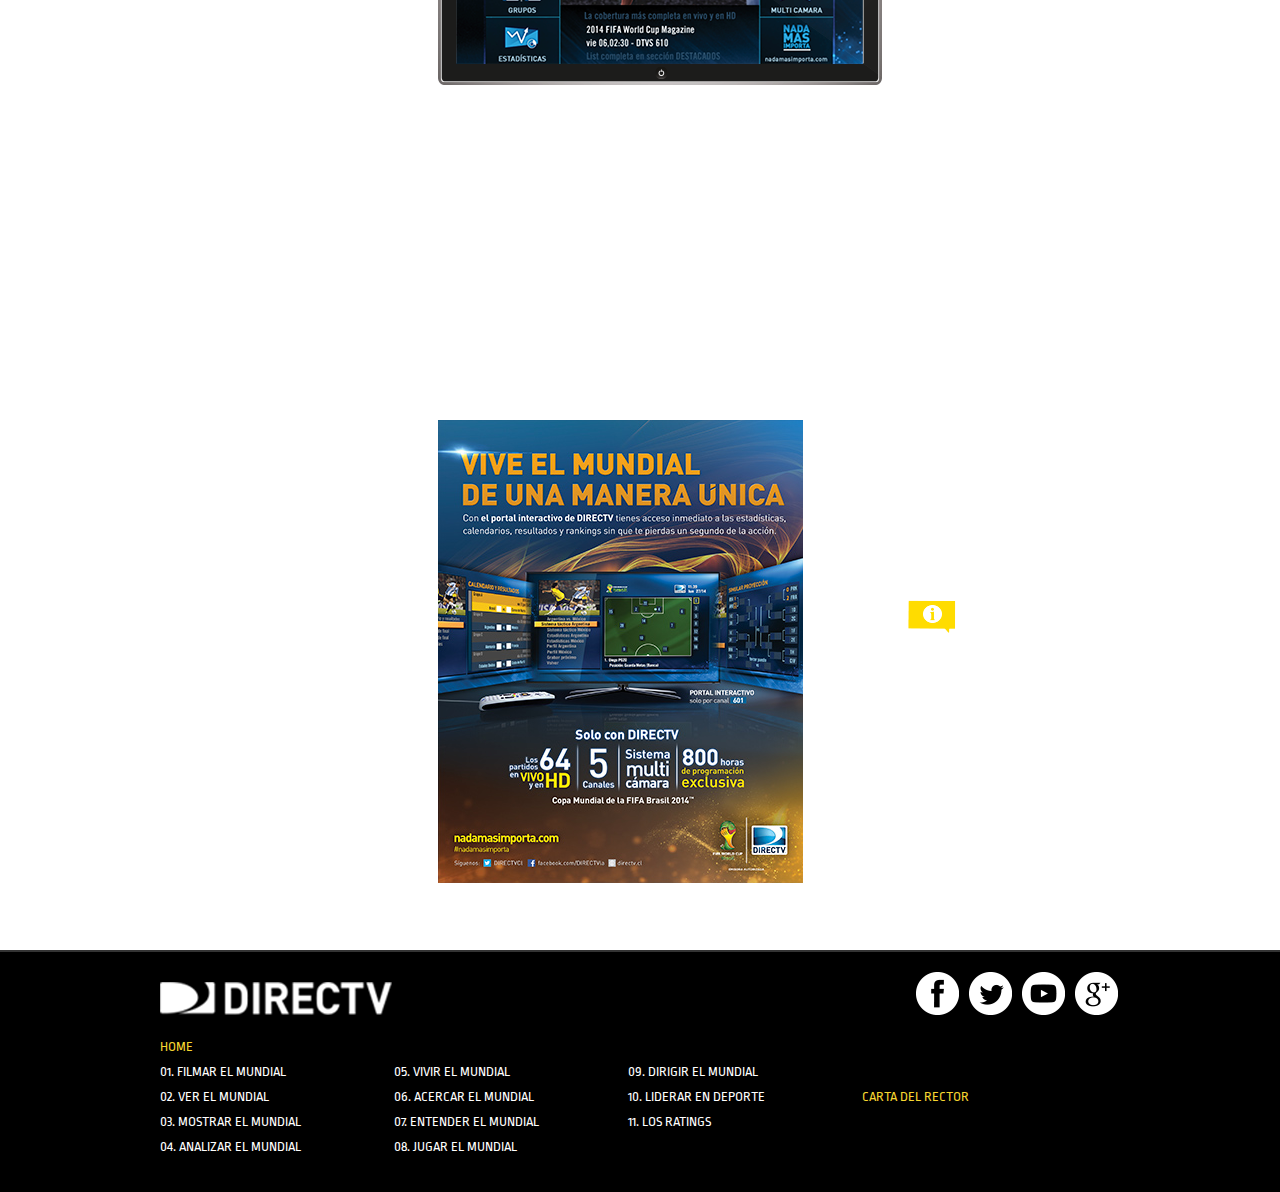
<file: cap9.html>
<!DOCTYPE html>
<html xmlns="http://www.w3.org/1999/xhtml">
<head>
<meta http-equiv="Content-Type" content="text/html; charset=utf-8" />
<title>DIRECTV</title>
<link href="css/style.css" rel="stylesheet" type="text/css" />

<link href='http://fonts.googleapis.com/css?family=Ropa+Sans:400,400italic' rel='stylesheet' type='text/css'>

<script src="js/jquery-1.8.2.min.js"></script>
<script src="js/jquery.scrollTo-1.4.3.1.min.js"></script>
<script src="js/jquery.parallax-1.1.js"></script>
<script src="js/jquery.easing.1.3.js"></script>
<script src="js/jquery.scrollorama.js"></script>
<script src="js/jquery.scrolldeck.js"></script>
<script src="js/modernizr.custom.js"></script>
<script src="js/scrollspy.js"></script>
<script src="js/animaciones.js"></script>
<script type="text/javascript">

$(document).ready(function(){
	//$('#nav').localScroll(800);

	RepositionNav();
	
	$(window).resize(function(){
		RepositionNav();
	});	
	
	//.parallax(xPosition, adjuster, inertia, outerHeight) options:
	//xPosition - Horizontal position of the element
	//adjuster - y position to start from
	//inertia - speed to move relative to vertical scroll. Example: 0.1 is one tenth the speed of scrolling, 2 is twice the speed of scrolling
	//outerHeight (true/false) - Whether or not jQuery should use it's outerHeight option to determine when a section is in the viewport
	

	$('#header-c9').parallax("50%", 0, 0.1, true);
	$('#c9-s1').parallax("50%", 500, 0.1, true);
	$('#c9-s2').parallax("50%", 2600, 0.1, true);

	var deck = new $.scrolldeck({
		slides: '.slide',
		buttons: '#nav-c1 li a',
		easing: 'easeInOutExpo'
	});

})
</script>
</head>

<body>
	<ul id="nav-c1" style="top: 80px;">
		<li class="title-nav-cap">CAPÍTULO 9</li>
		<li><a href="#c9-s1" title="Next Section">DIRECTV ES<br/>INTERACTIVO</a></li>
	    <li><a href="#c9-s2" title="Next Section">CANAL 600</a></li>
	</ul>
	
	<div id="header-c9" class="slide"> 

		<div class="cont-header-cap">
			<div class="num-cap">
				<h1>09</h1>
			</div>
			<div class="clearfloat"></div>
			<div class="title-cap">
				<h1>DIRIGIR EL MUNDIAL</h1>
			</div>
			<div class="clearfloat"></div>
			<div class="divider-headc9"></div>
			<div class="clearfloat"></div>
			<div class="logo-dtvheader"></div>
			<div class="clearfloat"></div>
			<div class="icons-head"></div>
			<div class="clearfloat"></div>
		</div>
		<div class="clearfloat"></div>
		<!--a href="#jugadores" title="Next Section"><div class="arrow-cap"></div></a-->
	</div>
	<div id="c9-s1" class="slide">
		<div class="box-white-c9">
			<div class="title-first-section">
				<h1>DIRECTV<br/>ES INTERACTIVO</h1>
				<div class="line-c9s1"></div>
			</div>
			<div class="tooltip-c2-s1">
				<div class="icon-tooltip-c2-s1">
					<a class="tooltips" href="#">
						<img src="img/tooltip_icon.png">
						<span>“No lo dijimos nosotros, lo dijeron nuestros clientes. DIRECTV cumplió con el compromiso de entregar la mejor experiencia en video a cualquier hora y en cualquier lugar. Durante el evento deportivo más importante del mundo, DIRECTV ofreció la cobertura más completa en contenido y la mejor tecnología de vanguardia. Logramos llevar la experiencia a cada rincón del país desde cualquier dispositivo y esto permitió que nuestros usuarios no se perdieran ningún minuto de cada uno de los 64 encuentros. Como si fuera poco, los clientes demostraron la alegría de vivir la mejor experiencia tecnológica con el sistema multicámara, estadísticas en línea, repetición de jugadas, cronogramas, comparativos, sin ningún costo  para todos los  planes  de programación. Las cifras lo demostraron, Colombia ocupó el primer lugar en descargas de la aplicación con más de 400 mil”.</span>
					</a>
				</div>
				<h5><span>María Elvira Restrepo</span><br/>
				Vicepresidenta de Mercadeo<br/>
				DIRECTV Colombia</h5>
			</div>

			<p>El consuelo que entregaba David Luiz a James Rodríguez se volvió necesario para el defensa cuatro días después, cuando en el mismo estadio Mineirao de Belo Horizonte, donde Brasil se salvó del tiro en el travesaño de Pinilla, ese que los hubiera eliminado en octavos, sufrió la humillación más grande de un local y de su rica historia: cayó 7-1 con Alemania, que a los 29 minutos ya ganaba 5-0. Los primeros planos de algunas de las 34 cámaras del estadio tomaban la desazón de los de afuera y la frustración de los de adentro.<br/>
			<br/>
			Por más que tuvieras DIRECTV Plus y apretaras el botón para cambiar esa historia, no había forma. Pausa, graba y retrocede, pero no puede torcer una realidad dura para el “Scratch”. Buscabas en el canal 600, el portal interactivo, los datos de los equipos, los jugadores, destacados del partido, resultados, los grupos que disputaron hasta llegar a ese momento, faltas, tarjetas, goleadores, y todas la estadísticas escudriñando una respuesta a lo que estabas viendo, un detalle técnico. John y Facundo revisaban su simulación para verificar qué habían proyectado antes de ese día.<p>
		</div>
	</div>

	<div id="c9-s2" class="slide">
		<div class="slide1-c8s2">
			
			<div class="spot-c9s2">
				<img src="img/tv_c9s2.png">
				<p>IMÁGENES DEL PORTAL INTERACTIVO</p>
			</div>
			<div class="txt-slide1-c8s2">
				<h1>CANAL 600</h1>
				<div class="line-c8s2">
				</div>
				<p>Información sobre programación,<br/>
				destacados, estadísticas y mucho más.</p>
			</div>
			<div class="caption-c9s2">
				<p>Sólo aparecía otro cachetazo duro en Brasil. Como en 1950. Fue el momento más cercano a lo que pedía el cineasta al inicio del lanzamiento de la campaña publicitaria. Aquella frase de Stone golpeaba duro en el país pentacampeón del mundo. “Quiero que la gente tenga miedo de mirar”, decía el director.<br/>
				<br/>
				Y millones de personas no lo sabían, pero estaba claro que tenían temor de mirar hacia la televisión. La imagen que devolvía no era la que esperaban. No era el desenlace de la película que querían. No se paren de sus asientos que la cinta de DIRECTV todavía entregaría más emociones.</p>
			</div>
			<div class="poster-c9s2">
				<img src="img/poster_c9s2.jpg">
			</div>
			<div class="tooltip-c9s2">
				<div class="icon-tooltip-c9s2">
					<a class="tooltips" href="#">
						<img src="img/tooltip_icon.png">
						<span>“Brasil 2014 fue la mayor cobertura interactiva de TV disponible de la historia, que solo fue posible para el absoluto líder en deportes. DIRECTV brindó una experiencia superior a través de la multicámara, el descubrimiento amigable de los partidos con nuestra guía de programación de última generación, estadísticas actualizadas en vivo, y un portal especializado dedicado al Mundial en el canal 600. La combinación de la mejor transmisión en HD, la mejor interactividad en pantalla y la mejor experiencia de producto hizo que los clientes de DIRECTV tuvieran una experiencia ganadora”.</span>
					</a>
				</div>
				<p><span>Alex Cano</span><br>
				Director de Desarrollo de Productos y Experiencia<br>
				de Usuario de DIRECTV LatinAmérica</p>
			</div>
		</div>

	</div>

	<div id="footer">
		<div class="container-footer">
			<div class="logo-footer">
			</div>
			<div class="cont-rs">
				<div class="fb">
					<a href=""><img src="img/fb.png"></a>
				</div>
				<div class="tw">
					<a href=""><img src="img/tw.png"></a>
				</div>
				<div class="yt">
					<a href=""><img src="img/yt.png"></a>
				</div>
				<div class="gm">
					<a href=""><img src="img/gm.png"></a>
				</div>
			</div>
			<div class="indice-footer">
				<div class="col1-footer">
					<a class="athome" href="#">HOME</a>
					<a href="#">01. FILMAR EL MUNDIAL</a>
					<a href="#">02. VER EL MUNDIAL</a>
					<a href="#">03. MOSTRAR EL MUNDIAL</a>
					<a href="#">04. ANALIZAR EL MUNDIAL</a>
				</div>
				<div class="col2-footer">
					<a href="">05. VIVIR EL MUNDIAL</a>
					<a href="">06. ACERCAR EL MUNDIAL</a>
					<a href="">07. ENTENDER EL MUNDIAL</a>
					<a href="">08. JUGAR EL MUNDIAL</a>
				</div>
				<div class="col3-footer">
					<a href="">09. DIRIGIR EL MUNDIAL</a>
					<a href="">10. LIDERAR EN DEPORTE</a>
					<a href="">11. LOS RATINGS</a>
					<p>&nbsp;</p>
				</div>
				<div class="col4-footer">
					<p>&nbsp;</p>
					<a class="athome" href="">CARTA DEL RECTOR</a>
					<p>&nbsp;</p>
					<p>&nbsp;</p>
				</div>
			</div>
		</div>
	</div>
<script src="js/toucheffects.js"></script>
<script>
	$('#footer').css({'top':''+($('#footer').prev('div').offset().top + $('#footer').prev('div').height()  ) +'px'});
</script>
</body>
</html>
</file>
<file: css/style.css>
/*
Plugin: jQuery Parallax
Version 1.1
Author: Ian Lunn
Author URL: http://www.ianlunn.co.uk/
Plugin URL: http://www.ianlunn.co.uk/plugins/jquery-parallax/

License: http://creativecommons.org/licenses/by-sa/3.0/ (Attribution Share Alike). Please attribute work to Ian Lunn simply by leaving these comments in the source code or if you'd prefer, place a link on your website to http://www.ianlunn.co.uk/.
*/

* {
	margin: 0;
	padding:0;
}

@charset "utf-8";
/* CSS Document */

/* latin-ext */
@font-face {
  font-family: 'Ropa Sans';
  font-style: normal;
  font-weight: 400;
  src: local('Ropa Sans'), local('RopaSans-Regular'), url(http://fonts.gstatic.com/s/ropasans/v5/Sr4SZjJG2shlLRwOkNqcEhJtnKITppOI_IvcXXDNrsc.woff2) format('woff2');
  unicode-range: U+0100-024F, U+1E00-1EFF, U+20A0-20AB, U+20AD-20CF, U+2C60-2C7F, U+A720-A7FF;
}

/* latin */
@font-face {
  font-family: 'Ropa Sans';
  font-style: normal;
  font-weight: 400;
  src: local('Ropa Sans'), local('RopaSans-Regular'), url(http://fonts.gstatic.com/s/ropasans/v5/QnguTd82yEUxQZygH2gm8BJtnKITppOI_IvcXXDNrsc.woff2) format('woff2');
  unicode-range: U+0000-00FF, U+0131, U+0152-0153, U+02C6, U+02DA, U+02DC, U+2000-206F, U+2074, U+20AC, U+2212, U+2215, U+E0FF, U+EFFD, U+F000;
}

body{
	margin: 0;
	min-width: 980px;
	padding: 0;
}

p{
	margin: 0 0 20px 0;	
}

a {
	text-decoration: none;
	display: block;
}

p, ul, a {
	font-family: 'Ropa Sans', sans-serif;
	font-size:14px;
	font-weight:200;
	font-style:normal;
}

img{
	border: 0;
}

h1, h2, h3, h4, h5 {
	font-family: 'Ropa Sans', sans-serif;
}

h1, #pixels{
	font-size:26px;
	font-weight:700;
	font-style:normal;
}

h2{
	font-size:22px;
	font-weight:500;
	font-style:normal;
}

.clearfloat {
	clear: both;
	margin: 0;
	padding: 0;
}

.content {
	width: 960px;
	margin: 0 auto;
}

#header h1, #pixels{
	color: #48941A;
}

.float-left {
	float: left;
	margin: 12px 0 0 140px;
}

.float-right {
	float: right;
	margin: 20px 200px 0 0;
}

.center{
	font-size: 2.5em;
	padding: 80px 0 0 0;
	text-align: center;
}

#header, #portada, #second{
	width: 100%;
	max-width: 100%;
}

/*==== TOOLTIPS =====*/

a.tooltips {
  position: relative;
  display: inline;
}
a.tooltips span {
	padding: 10px;
  position: absolute;
  width:300px;
  color: #005083;
  background: #F8D730;
  height: auto;
  visibility: hidden;
  border-radius: 10px;
  opacity: 0;
    -webkit-transition: opacity ease-in-out 1s;
    -moz-transition: opacity ease-in-out 1s;
    -o-transition: opacity ease-in-out 1s;
    transition: opacity ease-in-out 1s;
}
a.tooltips span:after {
  content: '';
  position: absolute;
  top: 100%;
  left: 50%;
  margin-left: -8px;
  width: 0; height: 0;
  border-top: 8px solid #F8D730;
  border-right: 8px solid transparent;
  border-left: 8px solid transparent;
}
a:hover.tooltips span {
  visibility: visible;
  opacity: 1;
  bottom: 50px;
  right: -120px;
  margin-left: -76px;
  z-index: 999;
}

/*===== FIN TOOLTIPS =====*/

#portada{
	background:url(../img/bg1.jpg) center no-repeat;
	background-size: cover;
	color: white;
	height: 700px;
	margin: 0 auto;

}

#jugadores{
	background: url(../img/bg2.jpg) center no-repeat fixed;
	background-size: cover;
	color: white;
	height: 900px;
	margin: 0 auto;
	overflow: hidden;
	padding-top: 440px;
}

#copa {
	background: url(../img/bg3.jpg) center no-repeat fixed;
	background-size: cover;
	color: white;
	height: 900px;
	overflow: hidden;
	padding-top: 300px;
}

#banderas {
	background: url(../img/bg4.jpg) center no-repeat fixed;
	background-size: cover;
	color: white;
	height: 900px;
	margin: 0 auto;
	overflow: hidden;
	padding-top: 440px;
}

#wrapper-home {
	background: url(../img/bghome.jpg) top center no-repeat;
	height: auto;
	margin: 0 auto;
}

.story-lft{
	background: url(../img/bg_story.png) ;
	margin: 0 auto;
	position: absolute;
	width: 539px;
	height: 114px;
}

.story-rgt{
	background: url(../img/bg_story_rgt.png);
	margin: 0 auto;
	position: absolute;
	right: 0;
	width: 539px;
	height: 181px;
}

.story-lft .float-left {
	padding: 0;
	position: relative;
	width: 400px;
}

.story-rgt .float-right {
	padding: 0;
	position: relative;
	width: 260px;
}

.story-lft .float-left h2, .story-rgt .float-right h2,
.story-lft .float-left p, .story-rgt .float-right p{
	text-transform: uppercase;
	font-weight: bold;
	margin: 0;
	padding: 0;
}

.story-lft .float-left p {
	color:#f8d730;
}

.story-rgt .float-right p {
	color: #fff;
	text-transform: none;
	font-size: 16px;
}

.slide {
	width: 100%;
}

#nav{
	list-style: none;
	position: fixed;
	right: 0px;
	bottom: 0;
	z-index: 999;
}

#nav li {
	margin: 0 0 5px 0;	
}

#nav li a {
	display: block;
	width: 76px;
	height: 22px;
	background: url(../img/pager.png) right no-repeat;
	-webkit-transition: width 0.5s ease-in-out;
    -moz-transition: width 0.5s ease-in-out;
    -o-transition: width 0.5s ease-in-out;
    transition: width 0.5s ease-in-out;
}

#nav li a.current {
	width: 76px;
	background:url(../img/pager_active.png);
}


/* FLECHA ANIMADA */


.arrow-home {
	background: url(../img/arrow_home.png);
	width: 87px;
	height: 63px;
	position: fixed;
	bottom: -20px;
	left: 49%;
	animation: animationFrames ease-in-out 4s;
	animation-iteration-count: infinite;
	transform-origin: 50% 50%;
	-webkit-animation: animationFrames ease-in-out 4s;
	-webkit-animation-iteration-count: infinite;
	-webkit-transform-origin: 50% 50%;
	-moz-animation: animationFrames ease-in-out 4s;
	-moz-animation-iteration-count: infinite;
	-moz-transform-origin: 50% 50%;
	-o-animation: animationFrames ease-in-out 4s;
	-o-animation-iteration-count: infinite;
	-o-transform-origin: 50% 50%;
	-ms-animation: animationFrames ease-in-out 4s;
	-ms-animation-iteration-count: infinite;
	-ms-transform-origin: 50% 50%;
}

@keyframes animationFrames{
  0% {
    transform:  translate(-25px,-20px)  ;
  }
  50% {
    transform:  translate(-25px,-40px)  ;
  }
  100% {
    transform:  translate(-25px,-20px)  ;
  }
}

@-moz-keyframes animationFrames{
  0% {
    -moz-transform:  translate(-25px,-20px)  ;
  }
  50% {
    -moz-transform:  translate(-25px,-40px)  ;
  }
  100% {
    -moz-transform:  translate(-25px,-20px)  ;
  }
}

@-webkit-keyframes animationFrames {
  0% {
    -webkit-transform:  translate(-25px,-20px)  ;
  }
  50% {
    -webkit-transform:  translate(-25px,-40px)  ;
  }
  100% {
    -webkit-transform:  translate(-25px,-20px)  ;
  }
}

@-o-keyframes animationFrames {
  0% {
    -o-transform:  translate(-25px,-20px)  ;
  }
  50% {
    -o-transform:  translate(-25px,-40px)  ;
  }
  100% {
    -o-transform:  translate(-25px,-20px)  ;
  }
}

@-ms-keyframes animationFrames {
  0% {
    -ms-transform:  translate(-25px,-20px)  ;
  }
  50% {
    -ms-transform:  translate(-25px,-40px)  ;
  }
  100% {
    -ms-transform:  translate(-25px,-20px)  ;
  }
}


/* FIN FLECHA ANIMADA */

/*HEADER HOME*/

.header-home {
	display: block;
	padding-top: 50px;
}

.title-home {
	display: inline-block;
	color: #fff;
	width: 550px;
	vertical-align: bottom;
}

.logo-home {
	display: inline-block;
	background: url(../img/logodtv.png);
	width: 402px;
	height: 64px;
}

.divider-header {
	background: url(../img/divider_header.png) center repeat-x;
	width: 960px;
	height: 4px;
	display: block;
	padding-top: 50px;
}


/* HOVER EFFECTS */


.indice-cap {
	display: block;
	width: 960px;
	margin-top: 30px;
}


.grid {
	
	width: 960px;
	margin: 0 auto;
	list-style: none;
	padding: none;
}

.grid a {
	display: inline-block;
	width: 450px;
	height: 200px;
	margin: 0;
	text-align: left;
	position: relative;
	padding-bottom: 30px;
}

.grid a li {
	display: inline-block;
	width: 450px;
	height: 200px;
}

.pad-rgt {
	padding-right: 55px;
}

.grid figure {
	margin: 0;
	position: relative;
}

.grid figure img {
	max-width: 100%;
	display: block;
	position: relative;
}

.grid figcaption {
	position: absolute;
	top: 0px;
	left: 0;
	padding: 20px  0 0;
	color: #fff;
}

.grid figcaption h3 {
	margin: 0;
	padding: 0;
	color: #fff;
}

.grid figcaption span:before {
	content: 'by ';
}

.grid figcaption a {
	text-align: center;
	padding: 5px 10px;
	border-radius: 2px;
	display: inline-block;
	background: #ed4e6e;
	color: #fff;
}

figcaption h1,
figcaption h2 {
	display: inline-block;
}

figcaption h2 {
	margin-left: 10px;
}

@media screen and (max-width: 31.5em) {
	.grid {
		padding: 10px 10px 100px 10px;
	}
	.grid li {
		width: 100%;
		min-width: 300px;
	}
}

/* Caption Style 3 */

.cs-style-3 figure {
	overflow: hidden;
	height: 250px;
}

.cs-style-3 figure img {
	-webkit-transition: -webkit-transform 0.6s;
	-moz-transition: -moz-transform 0.6s;
	transition: transform 0.6s;
}

.no-touch .cs-style-3 figure:hover img {
	-webkit-transform: translateY(-70px);
	-moz-transform: translateY(-70px);
	-ms-transform: translateY(-70px);
	transform: translateY(-70px);
}

.cs-style-3 figcaption {
	height: 50px;
	width: 450px;
	top: 100px;
	-webkit-transform: translateY(100%);
	-moz-transform: translateY(100%);
	-ms-transform: translateY(100%);
	transform: translateY(100%);
	-webkit-transition: -webkit-transform 0.6s;
	-moz-transition: -moz-transform 0.6s;
	transition: transform 0.6s;
}

.no-touch .cs-style-3 figure:hover figcaption {
	-webkit-transform: translateY(0px);
	-moz-transform: translateY(0px);
	-ms-transform: translateY(0px);
	transform: translateY(0px);
	-webkit-transition: -webkit-transform 0.6s;
	-moz-transition: -moz-transform 0.6s;
	transition: transform 0.6s;
}

.cs-style-3 figcaption.linea-bajo a {
	position: absolute;
	bottom: 20px;
	right: 20px;
}

.linea-bajo {
	width: 35px;
	height: 6px;
	background-color: #f8d730;
}

.cs-style-3 figcaption.linea-bajo {
	width: 35px;
	height: 6px;
	background-color: #f8d730;
	-webkit-transition: width 0.6s ease-in-out;
    -moz-transition: width 0.6s ease-in-out;
    -o-transition: width 0.6s ease-in-out;
    transition: width 0.6s ease-in-out;
}

.cs-style-3 figure figcaption.linea-bajo:hover {
	width: 450px;
}

/* FOOTER */

#footer {
	background-color: #000;
	width: 100%;
	height: 220px;
	bottom: 0px;
	padding: 20px 0 0 0;
	margin: 0;
	border-top: 2px solid #343434;
	position: absolute;
}

.container-footer {
	width: 960px;
	margin: 0 auto;
}

.logo-footer {
	background: url(../img/logodtv_footer.png);
	width: 232px;
	height: 33px;
	display: inline-block;
}

.cont-rs {
	display: inline-block;
	margin-left: 520px;
}

.fb, .tw, .yt, .gm {
	display: inline-block;
	margin-right: 5px;
}

.gm {
	display: inline-block;
	margin: 0px;
}

.indice-footer {
	width: 960px;
	margin-top: 20px;
}

.col1-footer, 
.col2-footer, 
.col3-footer,
.col4-footer {
	width: 230px;
	display: inline-block;
}

.col1-footer p, 
.col2-footer p, 
.col3-footer p,
.col4-footer p {
	margin-bottom: 10px;
}

.col1-footer a, 
.col2-footer a, 
.col3-footer a,
.col4-footer a {
	color: #fff;
	margin-bottom: 10px;
	-o-transition:color .2s ease-out;
	-ms-transition:color .2s ease-out;
	-moz-transition:color .2s ease-out;
	-webkit-transition:color .2s ease-out;
	/* ...and now override with proper CSS property */
 	transition:color .2s ease-out;
}

.col1-footer a:hover, 
.col2-footer a:hover, 
.col3-footer a:hover,
.col4-footer a:hover {
	color: #f8d730;
}

.col1-footer a.athome, 
.col2-footer a.athome, 
.col3-footer a.athome,
.col4-footer a.athome {
	color: #f8d730;
}


/*============CAPITULO 1============*/

/*HEAD CAPITULO 1*/

#header-cap{
	background:url(../img/bg_header_cap.jpg) 50% 0 no-repeat fixed;
	background-size: cover;
	color: white;
	height: 650px;
	margin: 0 auto;
}

.cont-header-cap {
	display: block;
	margin-right: 200px;
	margin-top: 200px;
	width: 480px;
	float: right;
}

.num-cap {
	width: 100px;
	display: block;
	float: right;
}

.num-cap h1 {
	font-size: 55px;
	color:#fff;
	text-align: right;
}

.title-cap {
	display: block;
	width: 480px;
	float: right;
}

.title-cap h1 {
	font-size: 30px;
	font-weight: lighter;
	color:#fff;
	text-align: right;
}

.divider-headcap {
	display: block;
	width: 244px;
	height: 3px;
	background-color: #f8d730;
	float: right;
	margin: 5px 0;
}

.logo-dtvheader {
	display: block;
	width: 131px;
	height: 21px;
	background: url(../img/logodtv_header.png);
	float: right;
	margin-top: 5px;
}

.icons-head {
	display: block;
	width: 199px;
	height: 23px;
	background: url(../img/icons_head.png);
	float: right;
	margin-top: 50px;
}

.arrow-cap {
	background: url(../img/arrow_to_cap.png);
	width: 30px;
	height: 67px;
	position: absolute;
	bottom: 20px;
	right: 200px;
	animation: animationFrames ease-in-out 4s;
 	animation-iteration-count: infinite;
	transform-origin: 50% 50%;
	-webkit-animation: animationFrames ease-in-out 4s;
	-webkit-animation-iteration-count: infinite;
	-webkit-transform-origin: 50% 50%;
	-moz-animation: animationFrames ease-in-out 4s;
	-moz-animation-iteration-count: infinite;
	-moz-transform-origin: 50% 50%;
	-o-animation: animationFrames ease-in-out 4s;
	-o-animation-iteration-count: infinite;
	-o-transform-origin: 50% 50%;
	-ms-animation: animationFrames ease-in-out 4s;
	-ms-animation-iteration-count: infinite;
	-ms-transform-origin: 50% 50%;
}

@keyframes animationFrames{
  0% {
    transform:  translate(0px,0px)  ;
  }
  50% {
    transform:  translate(0px,-30px)  ;
  }
  100% {
    transform:  translate(0px,0px)  ;
  }
}

@-moz-keyframes animationFrames{
  0% {
    -moz-transform:  translate(0px,0px)  ;
  }
  50% {
    -moz-transform:  translate(0px,-30px)  ;
  }
  100% {
    -moz-transform:  translate(0px,0px)  ;
  }
}

@-webkit-keyframes animationFrames {
  0% {
    -webkit-transform:  translate(0px,0px)  ;
  }
  50% {
    -webkit-transform:  translate(0px,-30px)  ;
  }
  100% {
    -webkit-transform:  translate(0px,0px)  ;
  }
}

@-o-keyframes animationFrames {
  0% {
    -o-transform:  translate(0px,0px)  ;
  }
  50% {
    -o-transform:  translate(0px,-30px)  ;
  }
  100% {
    -o-transform:  translate(0px,0px)  ;
  }
}

@-ms-keyframes animationFrames {
  0% {
    -ms-transform:  translate(0px,0px)  ;
  }
  50% {
    -ms-transform:  translate(0px,-30px)  ;
  }
  100% {
    -ms-transform:  translate(0px,0px)  ;
  }
}

.tooltip-c1-s1 {
	display: inline-block;
	width: 300px;
}

.icon-tooltip-c1-s1 {
	display: inline-block;
	vertical-align: top;
}

.tooltip-c1-s1 h5 {
	color: #0a5385;
	display: inline-block;
	margin-left: 5px;
	font-weight: normal;
	font-size: 16px;
}

.tooltip-c1-s1 h5 span {
	font-weight: bold;
}

/*
==============================
========= CAPITULO 1 =========
==============================
*/

/* MENU CAP1 */

#nav-c1{
	list-style: none;
	position: fixed;
	left: 0;
	bottom: 0;
	z-index: 999;
}

#nav-c1 li {
	margin: 0 0 15px 0;	
}

.title-nav-cap {
	background-color:#e39d2f;
	color:#fff;
	padding: 5px 5px 5px 30px;
	font-size: 22px;
}

#nav-c1 li a {
	color: #fff;
	font-size: 13px;
	display: block;
	width: 140px;
	height: 22px;
	-webkit-transition: width 0.5s ease-in-out;
    -moz-transition: width 0.5s ease-in-out;
    -o-transition: width 0.5s ease-in-out;
    transition: width 0.5s ease-in-out;
    padding-left: 30px;
}

#nav-c1 li a.current {
	width: 140px;
	background:url(../img/arrow_caps.png) left center no-repeat;
}

/*CAPITULO 1 SECCION 1*/

#intro-cap1{
	background: url(../img/bg_sec1_cap1.jpg) center top no-repeat fixed;
	background-size: cover;
	color: white;
	height: 700px;
	margin: 0 auto;
	overflow: hidden;
	padding-top: 440px;
}

.box-white-cap {
	position: absolute;
	display: block;
	width: 840px;
	height: 410px;
	background: rgba(255, 255, 255, 0.9);
	right: 0;
	top: 200px;
}

.title-first-section {
	display: inline-block;
	width: 500px;
}

.title-first-section h1,
.title-c1-s5 h1 {
	font-size: 50px;
	color:#005083;
	font-weight: lighter;
	margin-left: 24px;
	padding-top: 60px;
}

.line-intro-cap {
	width: 410px;
	height: 6px;
	background-color:#f8d730;
}

.box-white-cap p {
	width: 740px;
	height: 120px;
	overflow-y: auto;
	font-size: 16px;
	color:#000;
	font-weight: lighter;
	margin:50px 0 0 24px;
}

.caption-section {

}

/*CAPITULO 1 SECCION 2*/

#c1-s2 {
	background: url(../img/bg_sec2_cap1.jpg) 50% 0 no-repeat fixed;
	background-size: cover;
	color: white;
	height: 550px;
	overflow: hidden;
	padding-top: 100px;
}

.slide1-c1-s2 {
	width: 842px;
	position: absolute;
	right: 0px;
}

.spot-c1-s2 {
	width: 444px;
	height: 265px;
	display: inline-block;
}

.spot-c1-s2 p {
	font-weight: lighter;
	margin-top: 5px
}

.txt-slide1-c1-s2 {
	display: inline-block;
	width: 354px;
	margin-left: 40px;
	vertical-align: top;
}

.txt-slide1-c1-s2 h1 {
	font-size: 50px;
	color:#fff;
	font-weight: lighter;
}

.txt-slide1-c1-s2 p {
	width: 300px;
	font-size: 16px;
}

.line-c1-s2 {
	background-color: #f8d730;
	width: 100%;
	height: 5px;
	margin-top: 10px;
	margin-bottom: 40px;
}

.grafico-c1-s2 {
	width: 569px;
	height: 303px;
	display: inline-block;
	-webkit-transition: all 0.4s ease;
	-moz-transition: all 0.4s ease;
	-o-transition: all 0.4s ease;
	transition: all 0.4s ease;
}

.grafico-c1-s2:hover {
	margin-top: 10px;
}

.datos-c1-s2 {
	width: 100px;
	display: inline-block;
	vertical-align: top;
	margin-top: 130px;
	margin-left: 40px;
}

.datos-c1-s2 h1 {
	font-size: 50px;
	color:#f8d730;
	font-weight: lighter;
}

.datos-c1-s2 p {
	text-align: right;
}

.caption-c1-s2 p {
	float: right;
	right: 0px;
	width: 760px;
	height: 90px;
	overflow-y: auto;
	font-size: 16px;
	color:#fff;
	font-weight: lighter;
	margin-top: 400px;
	margin-right: 80px;
	padding-right: 5px;
}

/*CAPITULO 1 SECCION 3*/


#c1-s3 {
	background: url(../img/bg_c1_s3.jpg) 50% 0 no-repeat fixed;
	background-size: cover;
	color: white;
	height: 600px;
	margin: 0 auto;
	overflow: hidden;
}

.int-s3 {
	background: url(../img/bg_s3_int.png) center no-repeat;
	width: 432px;
	height: 249px;
	position: absolute;
	right: 0;
	top:200px;
}

.int-s3 p {
	margin-top: 35px;
	font-size: 16px;
	width: 340px;
	height: 240px;
	margin-left: 60px;
}

.int-s3 p span {
	color:#f8d730;
}


/*CAPITULO 1 SECCION 4*/

#c1-s4 {
	background: url(../img/bg_sec4_cap1.jpg) 50% 0 no-repeat fixed;
	background-size: cover;
	color: white;
	height: 800px;
	margin: 0 auto;
	overflow: hidden;
}

.title-c1-s4 {
	width: 840px;
	position: absolute;
	right: 0;
	top:40px;
}

.title-c1-s4 h1 {
	font-size: 50px;
	color:#fff;
	font-weight: lighter;
	padding-left: 20px;
}

.title-c1-s4 p {
	font-size: 16px;
	padding-left: 20px;
}

.line-c1-s4 {
	width: 365px;
	height: 5px;
	background-color: #f8d730;
	margin-top: 10px;
	margin-bottom: 20px;
}

.graficos1-c1-s4{
	position: absolute;
	top: 250px;
	right: 500px;
}

	/* trigger animation */
	.graficos1-c1-s4.animated 
	{
		animation: graficoUno ease-in-out 2s;
		animation-iteration-count: 1;
		transform-origin: 50% 50%;
		animation-fill-mode:forwards;
		-webkit-animation: graficoUno ease-in-out 2s;
		-webkit-animation-iteration-count: 1;
		-webkit-transform-origin: 50% 50%;
		-webkit-animation-fill-mode:forwards;
		-moz-animation: graficoUno ease-in-out 2s;
		-moz-animation-iteration-count: 1;
		-moz-transform-origin: 50% 50%;
		-moz-animation-fill-mode:forwards;
		-o-animation: graficoUno ease-in-out 2s;
		-o-animation-iteration-count: 1;
		-o-transform-origin: 50% 50%;
		-o-animation-fill-mode:forwards;
		-ms-animation: graficoUno ease-in-out 2s;
		-ms-animation-iteration-count: 1;
		-ms-transform-origin: 50% 50%;
		-ms-animation-fill-mode:forwards;
	}

@keyframes graficoUno{
  0% {
    opacity:0;
    transform:  translate(-200px,0px)  ;
  }
  100% {
    opacity:1;
    transform:  translate(0px,0px)  ;
  }
}

@-moz-keyframes graficoUno{
  0% {
    opacity:0;
    -moz-transform:  translate(-200px,0px)  ;
  }
  100% {
    opacity:1;
    -moz-transform:  translate(0px,0px)  ;
  }
}

@-webkit-keyframes graficoUno {
  0% {
    opacity:0;
    -webkit-transform:  translate(-200px,0px)  ;
  }
  100% {
    opacity:1;
    -webkit-transform:  translate(0px,0px)  ;
  }
}

@-o-keyframes graficoUno {
  0% {
    opacity:0;
    -o-transform:  translate(-200px,0px)  ;
  }
  100% {
    opacity:1;
    -o-transform:  translate(0px,0px)  ;
  }
}

@-ms-keyframes graficoUno {
  0% {
    opacity:0;
    -ms-transform:  translate(-200px,0px)  ;
  }
  100% {
    opacity:1;
    -ms-transform:  translate(0px,0px)  ;
  }
}

.graficos2-c1-s4{
	position: absolute;
	top: 250px;
	right: 500px;
}

	.graficos2-c1-s4.animated 
	{	
		animation: graficoDos ease-in-out 3s;
	  	animation-iteration-count: 1;
	  	transform-origin: 50% 50%;
	  	animation-fill-mode:forwards; /*when the spec is finished*/
	  	-webkit-animation: graficoDos ease-in-out 3s;
	  	-webkit-animation-iteration-count: 1;
	  	-webkit-transform-origin: 50% 50%;
	  	-webkit-animation-fill-mode:forwards; /*Chrome 16+, Safari 4+*/ 
	  	-moz-animation: graficoDos ease-in-out 3s;
	  	-moz-animation-iteration-count: 1;
	  	-moz-transform-origin: 50% 50%;
	  	-moz-animation-fill-mode:forwards; /*FF 5+*/
	  	-o-animation: graficoDos ease-in-out 3s;
	  	-o-animation-iteration-count: 1;
	  	-o-transform-origin: 50% 50%;
	  	-o-animation-fill-mode:forwards; /*Not implemented yet*/
	  	-ms-animation: graficoDos ease-in-out 3s;
	  	-ms-animation-iteration-count: 1;
	  	-ms-transform-origin: 50% 50%;
	  	-ms-animation-fill-mode:forwards; /*IE 10+*/
	}

@keyframes graficoDos{
  0% {
    opacity:0;
    transform:  translate(0px,0px)  ;
  }
  50% {
    opacity:0;
    transform:  translate(200px,0px)  ;
  }
  100% {
    opacity:1;
    transform:  translate(410px,0px)  ;
  }
}

@-moz-keyframes graficoDos{
  0% {
    opacity:0;
    -moz-transform:  translate(0px,0px)  ;
  }
  50% {
    opacity:0;
    -moz-transform:  translate(200px,0px)  ;
  }
  100% {
    opacity:1;
    -moz-transform:  translate(410px,0px)  ;
  }
}

@-webkit-keyframes graficoDos {
  0% {
    opacity:0;
    -webkit-transform:  translate(0px,0px)  ;
  }
  50% {
    opacity:0;
    -webkit-transform:  translate(200px,0px)  ;
  }
  100% {
    opacity:1;
    -webkit-transform:  translate(410px,0px)  ;
  }
}

@-o-keyframes graficoDos {
  0% {
    opacity:0;
    -o-transform:  translate(0px,0px)  ;
  }
  50% {
    opacity:0;
    -o-transform:  translate(200px,0px)  ;
  }
  100% {
    opacity:1;
    -o-transform:  translate(410px,0px)  ;
  }
}

@-ms-keyframes graficoDos {
  0% {
    opacity:0;
    -ms-transform:  translate(0px,0px)  ;
  }
  50% {
    opacity:0;
    -ms-transform:  translate(200px,0px)  ;
  }
  100% {
    opacity:1;
    -ms-transform:  translate(410px,0px)  ;
  }
}


.graficos3-c1-s4{
	position: absolute;
	top: 250px;
	right: 100px;
}

	.graficos3-c1-s4.animated 
	{
		animation: graficoTres ease-in-out 4s;
  		animation-iteration-count: 1;
  		transform-origin: 50% 50%;
  		animation-fill-mode:forwards; /*when the spec is finished*/
  		-webkit-animation: graficoTres ease-in-out 4s;
  		-webkit-animation-iteration-count: 1;
  		-webkit-transform-origin: 50% 50%;
  		-webkit-animation-fill-mode:forwards; /*Chrome 16+, Safari 4+*/ 
	  	-moz-animation: graficoTres ease-in-out 4s;
	  	-moz-animation-iteration-count: 1;
	  	-moz-transform-origin: 50% 50%;
	  	-moz-animation-fill-mode:forwards; /*FF 5+*/
	  	-o-animation: graficoTres ease-in-out 4s;
	  	-o-animation-iteration-count: 1;
	  	-o-transform-origin: 50% 50%;
	  	-o-animation-fill-mode:forwards; /*Not implemented yet*/
	  	-ms-animation: graficoTres ease-in-out 4s;
	  	-ms-animation-iteration-count: 1;
	  	-ms-transform-origin: 50% 50%;
	  	-ms-animation-fill-mode:forwards; /*IE 10+*/
	}

@keyframes graficoTres{
  0% {
    opacity:0;
    transform:  translate(0px,400px)  ;
  }
  50% {
    opacity:0;
    transform:  translate(0px,200px)  ;
  }
  100% {
    opacity:1;
    transform:  translate(0px,0px)  ;
  }
}

@-moz-keyframes graficoTres{
  0% {
    opacity:0;
    -moz-transform:  translate(0px,400px)  ;
  }
  50% {
    opacity:0;
    -moz-transform:  translate(0px,200px)  ;
  }
  100% {
    opacity:1;
    -moz-transform:  translate(0px,0px)  ;
  }
}

@-webkit-keyframes graficoTres {
  0% {
    opacity:0;
    -webkit-transform:  translate(0px,400px)  ;
  }
  50% {
    opacity:0;
    -webkit-transform:  translate(0px,200px)  ;
  }
  100% {
    opacity:1;
    -webkit-transform:  translate(0px,0px)  ;
  }
}

@-o-keyframes graficoTres {
  0% {
    opacity:0;
    -o-transform:  translate(0px,400px)  ;
  }
  50% {
    opacity:0;
    -o-transform:  translate(0px,200px)  ;
  }
  100% {
    opacity:1;
    -o-transform:  translate(0px,0px)  ;
  }
}

@-ms-keyframes graficoTres {
  0% {
    opacity:0;
    -ms-transform:  translate(0px,400px)  ;
  }
  50% {
    opacity:0;
    -ms-transform:  translate(0px,200px)  ;
  }
  100% {
    opacity:1;
    -ms-transform:  translate(0px,0px)  ;
  }
}

/*CAPITULO 1 SECCION 5*/

#c1-s5 {
	background: url(../img/bg_sec4_cap1.jpg) 50% 0 no-repeat fixed;
	background-size: cover;
	color: white;
	height: 1050px;
	margin: 0 auto;	
	overflow: hidden;
}

.box-white-c1-s5 {
	position: absolute;
	display: block;
	width: 840px;
	height: 680px;
	background: rgba(255, 255, 255, 0.9);
	right: 0;
}

.title-c1-s5 {
	display: inline-block;
	width: 600px;
}

.title-c1-s5 h1 {
	padding-top: 40px;
}

.title-c1-s5 p {
	font-size: 16px;
	color: #005083;
	padding-left: 20px;
	font-weight: normal;
	width: 500px;
}

.line-c1-s5 {
	width: 515px;
	height: 6px;
	margin-bottom: 30px;
	background-color:#f8d730;
}

.graficos1-c1-s5 {
	padding-left: 20px;
}

.aguero {
	background: url(../img/aguero_prlx.png);
	width: 525px;
	height: 449px;
	position: absolute;
	bottom: 0;
	right: 300px;
	z-index: 999999;
}

.stats-aguero {
	background: url(../img/stats_aguero.png);
	width: 537px;
	height: 191px;
	position: absolute;
	bottom: 75px;
	right: 335px;
}

.flyer-c1-s5 {
	background: url(../img/flyer_c1_s5.png);
	width: 236px;
	height: 368px;
	position: absolute;
	bottom: 80px;
	right: 20px;
}

#nadamasimporta {
	width: 100%;
	vertical-align: top;
}

#nadamasimporta img {
	width: 100%;
	vertical-align: top;
}

.txt-aguero p {
	width: 490px;
	font-size: 16px;
	position:absolute;
	bottom: 20px;
	right: 350px;
}

.txt-falcao p {
	width: 200px;
	font-size: 16px;
	text-align: right;
	color: #f8d730;
	font-weight: bold;
	position:absolute;
	bottom: 240px;
	right: 20px;
}

.spot-c1-s5 {
	position: absolute;
	width: 287px;
	height: 128px;
	bottom: 100px;
	right: 20px;
}

/*CAPITULO 1 SECCION 6*/

#c1-s6 {
	background: url(../img/bg_sec4_cap1.jpg) 50% 0 no-repeat fixed;
	background-size: cover;
	color: white;
	height: 800px;
	margin: 0 auto;	
	overflow: hidden;
}

.box-white-c1-s6 {
	position: absolute;
	display: block;
	width: 840px;
	height: 290px;
	background: rgba(255, 255, 255, 0.9);
	right: 0;
}

.txt-c1-s6 p {
	font-size: 16px;
	color: #005083;
	padding-left: 20px;
	font-weight: normal;
	width: 800px;
	margin-top: 40px;
}

.afiche1-c1-s6 {
	background: url(../img/afiche1_c1_s6.jpg);
	width: 315px;
	height: 399px;
	position: absolute;
	top: 250px;
	right: 550px;
	z-index: 999999;
}

.afiche2-c1-s6 {
	background: url(../img/afiche2_c1_s6.jpg);
	width: 316px;
	height: 396px;
	position: absolute;
	top: 300px;
	right: 281px;
	z-index: 999998;
}

.afiche3-c1-s6 {
	background: url(../img/afiche3_c1_s6.jpg);
	width: 316px;
	height: 401px;
	position: absolute;
	top: 215px;
	right: 20px;
	z-index: 999997;
}

/*CAPITULO 1 SECCION 7*/

#c1-s7 {
	background: url(../img/bg_sec4_cap1.jpg) 50% 0 no-repeat fixed;
	background-size: cover;
	color: white;
	height: 1800px;
	margin: 0 auto;	
	overflow: hidden;
}

.title-c1-s7 {
	width: 840px;
	position: absolute;
	right: 0;
	top:40px;
}

.title-c1-s7 h1 {
	font-size: 50px;
	color:#fff;
	font-weight: lighter;
	padding-left: 20px;
}

.title-c1-s7 p {
	font-size: 16px;
	padding-left: 20px;
}

.line-c1-s7 {
	width: 365px;
	height: 5px;
	background-color: #f8d730;
	margin-top: 10px;
	margin-bottom: 20px;
}

.grafico1-c1-s7{
	position: absolute;
	top: 280px;
	right: 80px;
}

	.grafico1-c1-s7.animated 
	{
		animation: secSiete ease-in-out 2s;
		animation-iteration-count: 1;
		transform-origin: 50% 50%;
		animation-fill-mode:forwards;
		-webkit-animation: secSiete ease-in-out 2s;
		-webkit-animation-iteration-count: 1;
		-webkit-transform-origin: 50% 50%;
		-webkit-animation-fill-mode:forwards;
		-moz-animation: secSiete ease-in-out 2s;
		-moz-animation-iteration-count: 1;
		-moz-transform-origin: 50% 50%;
		-moz-animation-fill-mode:forwards;
		-o-animation: secSiete ease-in-out 2s;
		-o-animation-iteration-count: 1;
		-o-transform-origin: 50% 50%;
		-o-animation-fill-mode:forwards;
		-ms-animation: secSiete ease-in-out 2s;
		-ms-animation-iteration-count: 1;
		-ms-transform-origin: 50% 50%;
		-ms-animation-fill-mode:forwards;
	}

@keyframes secSiete{
  0% {
    opacity:0;
    transform:  translate(-200px,0px)  ;
  }
  100% {
    opacity:1;
    transform:  translate(0px,0px)  ;
  }
}

@-moz-keyframes secSiete{
  0% {
    opacity:0;
    -moz-transform:  translate(-200px,0px)  ;
  }
  100% {
    opacity:1;
    -moz-transform:  translate(0px,0px)  ;
  }
}

@-webkit-keyframes secSiete {
  0% {
    opacity:0;
    -webkit-transform:  translate(-200px,0px)  ;
  }
  100% {
    opacity:1;
    -webkit-transform:  translate(0px,0px)  ;
  }
}

@-o-keyframes secSiete {
  0% {
    opacity:0;
    -o-transform:  translate(-200px,0px)  ;
  }
  100% {
    opacity:1;
    -o-transform:  translate(0px,0px)  ;
  }
}

@-ms-keyframes secSiete {
  0% {
    opacity:0;
    -ms-transform:  translate(-200px,0px)  ;
  }
  100% {
    opacity:1;
    -ms-transform:  translate(0px,0px)  ;
  }
}

.txt-c1-s7 {
	position: absolute;
	width: 800px;
	right: 40px;
	top: 500px;
}

.txt-c1-s7 p {
	position: absolute;
	width: 700px;
	right: 80px;
	top: 20px;
}

.graficos1-c1-s7{
	position: absolute;
	top: 630px;
	right: 400px;
	animation: grfUno ease-in-out 2s;
	animation-iteration-count: 1;
	transform-origin: 50% 50%;
	animation-fill-mode:forwards;
	-webkit-animation: grfUno ease-in-out 2s;
	-webkit-animation-iteration-count: 1;
	-webkit-transform-origin: 50% 50%;
	-webkit-animation-fill-mode:forwards;
	-moz-animation: grfUno ease-in-out 2s;
	-moz-animation-iteration-count: 1;
	-moz-transform-origin: 50% 50%;
	-moz-animation-fill-mode:forwards;
	-o-animation: grfUno ease-in-out 2s;
	-o-animation-iteration-count: 1;
	-o-transform-origin: 50% 50%;
	-o-animation-fill-mode:forwards;
	-ms-animation: grfUno ease-in-out 2s;
	-ms-animation-iteration-count: 1;
	-ms-transform-origin: 50% 50%;
	-ms-animation-fill-mode:forwards;
}

@keyframes grfUno{
  0% {
    opacity:0;
    transform:  translate(-200px,0px)  ;
  }
  100% {
    opacity:1;
    transform:  translate(0px,0px)  ;
  }
}

@-moz-keyframes grfUno{
  0% {
    opacity:0;
    -moz-transform:  translate(-200px,0px)  ;
  }
  100% {
    opacity:1;
    -moz-transform:  translate(0px,0px)  ;
  }
}

@-webkit-keyframes grfUno {
  0% {
    opacity:0;
    -webkit-transform:  translate(-200px,0px)  ;
  }
  100% {
    opacity:1;
    -webkit-transform:  translate(0px,0px)  ;
  }
}

@-o-keyframes grfUno {
  0% {
    opacity:0;
    -o-transform:  translate(-200px,0px)  ;
  }
  100% {
    opacity:1;
    -o-transform:  translate(0px,0px)  ;
  }
}

@-ms-keyframes grfUno {
  0% {
    opacity:0;
    -ms-transform:  translate(-200px,0px)  ;
  }
  100% {
    opacity:1;
    -ms-transform:  translate(0px,0px)  ;
  }
}

.graficos2-c1-s7{
	position: absolute;
	top: 630px;
	right: 480px;
}

	.graficos2-c1-s7.animated 
	{
		animation: grfDos ease-in-out 3s;
		animation-iteration-count: 1;
		transform-origin: 50% 50%;
		animation-fill-mode:forwards; /*when the spec is finished*/
		-webkit-animation: grfDos ease-in-out 3s;
		-webkit-animation-iteration-count: 1;
		-webkit-transform-origin: 50% 50%;
		-webkit-animation-fill-mode:forwards; /*Chrome 16+, Safari 4+*/ 
		-moz-animation: grfDos ease-in-out 3s;
		-moz-animation-iteration-count: 1;
		-moz-transform-origin: 50% 50%;
		-moz-animation-fill-mode:forwards; /*FF 5+*/
		-o-animation: grfDos ease-in-out 3s;
		-o-animation-iteration-count: 1;
		-o-transform-origin: 50% 50%;
		-o-animation-fill-mode:forwards; /*Not implemented yet*/
		-ms-animation: grfDos ease-in-out 3s;
		-ms-animation-iteration-count: 1;
		-ms-transform-origin: 50% 50%;
		-ms-animation-fill-mode:forwards; /*IE 10+*/
	}

@keyframes grfDos{
  0% {
    opacity:0;
    transform:  translate(0px,0px)  ;
  }
  50% {
    opacity:0;
    transform:  translate(200px,0px)  ;
  }
  100% {
    opacity:1;
    transform:  translate(410px,0px)  ;
  }
}

@-moz-keyframes grfDos{
  0% {
    opacity:0;
    -moz-transform:  translate(0px,0px)  ;
  }
  50% {
    opacity:0;
    -moz-transform:  translate(200px,0px)  ;
  }
  100% {
    opacity:1;
    -moz-transform:  translate(410px,0px)  ;
  }
}

@-webkit-keyframes grfDos {
  0% {
    opacity:0;
    -webkit-transform:  translate(0px,0px)  ;
  }
  50% {
    opacity:0;
    -webkit-transform:  translate(200px,0px)  ;
  }
  100% {
    opacity:1;
    -webkit-transform:  translate(410px,0px)  ;
  }
}

@-o-keyframes grfDos {
  0% {
    opacity:0;
    -o-transform:  translate(0px,0px)  ;
  }
  50% {
    opacity:0;
    -o-transform:  translate(200px,0px)  ;
  }
  100% {
    opacity:1;
    -o-transform:  translate(410px,0px)  ;
  }
}

@-ms-keyframes grfDos {
  0% {
    opacity:0;
    -ms-transform:  translate(0px,0px)  ;
  }
  50% {
    opacity:0;
    -ms-transform:  translate(200px,0px)  ;
  }
  100% {
    opacity:1;
    -ms-transform:  translate(410px,0px)  ;
  }
}


.graficos3-c1-s7{
	position: absolute;
	top: 630px;
	right: 100px;
}

	.graficos3-c1-s7.animated 
	{
		animation: grfTres ease-in-out 4s;
		animation-iteration-count: 1;
		transform-origin: 50% 50%;
		animation-fill-mode:forwards; /*when the spec is finished*/
		-webkit-animation: grfTres ease-in-out 4s;
		-webkit-animation-iteration-count: 1;
		-webkit-transform-origin: 50% 50%;
		-webkit-animation-fill-mode:forwards; /*Chrome 16+, Safari 4+*/ 
		-moz-animation: grfTres ease-in-out 4s;
		-moz-animation-iteration-count: 1;
		-moz-transform-origin: 50% 50%;
		-moz-animation-fill-mode:forwards; /*FF 5+*/
		-o-animation: grfTres ease-in-out 4s;
		-o-animation-iteration-count: 1;
		-o-transform-origin: 50% 50%;
		-o-animation-fill-mode:forwards; /*Not implemented yet*/
		-ms-animation: grfTres ease-in-out 4s;
		-ms-animation-iteration-count: 1;
		-ms-transform-origin: 50% 50%;
		-ms-animation-fill-mode:forwards; /*IE 10+*/
	}

@keyframes grfTres{
  0% {
    opacity:0;
    transform:  translate(0px,400px)  ;
  }
  50% {
    opacity:0;
    transform:  translate(0px,200px)  ;
  }
  100% {
    opacity:1;
    transform:  translate(0px,0px)  ;
  }
}

@-moz-keyframes grfTres{
  0% {
    opacity:0;
    -moz-transform:  translate(0px,400px)  ;
  }
  50% {
    opacity:0;
    -moz-transform:  translate(0px,200px)  ;
  }
  100% {
    opacity:1;
    -moz-transform:  translate(0px,0px)  ;
  }
}

@-webkit-keyframes grfTres {
  0% {
    opacity:0;
    -webkit-transform:  translate(0px,400px)  ;
  }
  50% {
    opacity:0;
    -webkit-transform:  translate(0px,200px)  ;
  }
  100% {
    opacity:1;
    -webkit-transform:  translate(0px,0px)  ;
  }
}

@-o-keyframes grfTres {
  0% {
    opacity:0;
    -o-transform:  translate(0px,400px)  ;
  }
  50% {
    opacity:0;
    -o-transform:  translate(0px,200px)  ;
  }
  100% {
    opacity:1;
    -o-transform:  translate(0px,0px)  ;
  }
}

@-ms-keyframes grfTres {
  0% {
    opacity:0;
    -ms-transform:  translate(0px,400px)  ;
  }
  50% {
    opacity:0;
    -ms-transform:  translate(0px,200px)  ;
  }
  100% {
    opacity:1;
    -ms-transform:  translate(0px,0px)  ;
  }
}

.tooltip-c1-s7 {
	position: absolute;
	top:1100px;
	right:70px;
}

.icon-tooltip-c1-s7 {
	display: inline-block;
	vertical-align: top;
}

.tooltip-c1-s7 p {
	display: inline-block;
	margin-left: 5px;
}

.tooltip-c1-s7 p span {
	font-weight: bold;
}

.af-c1-s7 {
	position: absolute;
	top: 1200px;
	right: 20px;
}

/*
====================================
============ CAPITULO 2 ============
====================================
*/

#header-c2{
	background:url(../img/bg_header_c2.jpg) 50% 0 no-repeat fixed;
	background-size: cover;
	color: white;
	height: 650px;
	margin: 0 auto;
}

.divider-headc2 {
	display: block;
	width: 205px;
	height: 3px;
	background-color: #f8d730;
	float: right;
	margin: 5px 0;
}

/* CAPITULO 2 SECCION 1*/

#c2-s1 {
	background: url(../img/bg_S1_c2.jpg) 50% 0 no-repeat fixed;
	background-size: cover;
	color: white;
	height: 500px;
	margin: 0 auto;
	overflow: hidden;
	padding-top: 200px;
}

.line-c2-s1 {
	width: 495px;
	height: 6px;
	background-color:#f8d730;
}

.tooltip-c2-s1 {
	display: inline-block;
	width: 200px;
	margin-left: 50px;
}

.icon-tooltip-c2-s1 {
	display: inline-block;
	vertical-align: top;
}

.tooltip-c2-s1 h5 {
	color: #0a5385;
	display: inline-block;
	margin-left: 5px;
	font-weight: normal;
	font-size: 16px;
}

.tooltip-c2-s1 h5 span {
	font-weight: bold;
}

.box-white-c2 {
	position: absolute;
	display: block;
	width: 840px;
	height: 410px;
	background: rgba(255, 255, 255, 0.9);
	right: 0;
	bottom: 0;
}

.box-white-c2 p {
	width: 740px;
	height: 120px;
	overflow-y: auto;
	font-size: 16px;
	color:#000;
	font-weight: lighter;
	margin:50px 0 0 24px;
}

/* CAPITULO 2 SECCION 2*/

#c2-s2 {
	background: url(../img/bg_sec2_cap1.jpg) 50% 0 no-repeat fixed;
	background-size: cover;
	color: white;
	height: 800px;
	overflow: hidden;
}

.graficos1-c2-s2{
	position: absolute;
	top: 85px;
	right: 320px;	
}

	.graficos1-c2-s2.animated 
	{
		animation: secdoscapuno ease-in-out 2s;
		animation-iteration-count: 1;
		transform-origin: 50% 50%;
		animation-fill-mode:forwards;
		-webkit-animation: secdoscapuno ease-in-out 2s;
		-webkit-animation-iteration-count: 1;
		-webkit-transform-origin: 50% 50%;
		-webkit-animation-fill-mode:forwards;
		-moz-animation: secdoscapuno ease-in-out 2s;
		-moz-animation-iteration-count: 1;
		-moz-transform-origin: 50% 50%;
		-moz-animation-fill-mode:forwards;
		-o-animation: secdoscapuno ease-in-out 2s;
		-o-animation-iteration-count: 1;
		-o-transform-origin: 50% 50%;
		-o-animation-fill-mode:forwards;
		-ms-animation: secdoscapuno ease-in-out 2s;
		-ms-animation-iteration-count: 1;
		-ms-transform-origin: 50% 50%;
		-ms-animation-fill-mode:forwards;
	}

@keyframes secdoscapuno{
  0% {
    opacity:0;
    transform:  translate(-200px,0px)  ;
  }
  100% {
    opacity:1;
    transform:  translate(0px,0px)  ;
  }
}

@-moz-keyframes secdoscapuno{
  0% {
    opacity:0;
    -moz-transform:  translate(-200px,0px)  ;
  }
  100% {
    opacity:1;
    -moz-transform:  translate(0px,0px)  ;
  }
}

@-webkit-keyframes secdoscapuno {
  0% {
    opacity:0;
    -webkit-transform:  translate(-200px,0px)  ;
  }
  100% {
    opacity:1;
    -webkit-transform:  translate(0px,0px)  ;
  }
}

@-o-keyframes secdoscapuno {
  0% {
    opacity:0;
    -o-transform:  translate(-200px,0px)  ;
  }
  100% {
    opacity:1;
    -o-transform:  translate(0px,0px)  ;
  }
}

@-ms-keyframes secdoscapuno {
  0% {
    opacity:0;
    -ms-transform:  translate(-200px,0px)  ;
  }
  100% {
    opacity:1;
    -ms-transform:  translate(0px,0px)  ;
  }
}

.graficos2-c2-s2{
	position: absolute;
	top: 50px;
	right: 500px;
}

	.graficos2-c2-s2.animated 
	{
		animation: dossecdoscapuno ease-in-out 3s;
		animation-iteration-count: 1;
		transform-origin: 50% 50%;
		animation-fill-mode:forwards; /*when the spec is finished*/
		-webkit-animation: dossecdoscapuno ease-in-out 3s;
		-webkit-animation-iteration-count: 1;
		-webkit-transform-origin: 50% 50%;
		-webkit-animation-fill-mode:forwards; /*Chrome 16+, Safari 4+*/ 
		-moz-animation: dossecdoscapuno ease-in-out 3s;
		-moz-animation-iteration-count: 1;
		-moz-transform-origin: 50% 50%;
		-moz-animation-fill-mode:forwards; /*FF 5+*/
		-o-animation: dossecdoscapuno ease-in-out 3s;
		-o-animation-iteration-count: 1;
		-o-transform-origin: 50% 50%;
		-o-animation-fill-mode:forwards; /*Not implemented yet*/
		-ms-animation: dossecdoscapuno ease-in-out 3s;
		-ms-animation-iteration-count: 1;
		-ms-transform-origin: 50% 50%;
		-ms-animation-fill-mode:forwards; /*IE 10+*/
	}

@keyframes dossecdoscapuno{
  0% {
    opacity:0;
    transform:  translate(0px,0px)  ;
  }
  50% {
    opacity:0;
    transform:  translate(200px,0px)  ;
  }
  100% {
    opacity:1;
    transform:  translate(410px,0px)  ;
  }
}

@-moz-keyframes dossecdoscapuno{
  0% {
    opacity:0;
    -moz-transform:  translate(0px,0px)  ;
  }
  50% {
    opacity:0;
    -moz-transform:  translate(200px,0px)  ;
  }
  100% {
    opacity:1;
    -moz-transform:  translate(410px,0px)  ;
  }
}

@-webkit-keyframes dossecdoscapuno {
  0% {
    opacity:0;
    -webkit-transform:  translate(0px,0px)  ;
  }
  50% {
    opacity:0;
    -webkit-transform:  translate(200px,0px)  ;
  }
  100% {
    opacity:1;
    -webkit-transform:  translate(410px,0px)  ;
  }
}

@-o-keyframes dossecdoscapuno {
  0% {
    opacity:0;
    -o-transform:  translate(0px,0px)  ;
  }
  50% {
    opacity:0;
    -o-transform:  translate(200px,0px)  ;
  }
  100% {
    opacity:1;
    -o-transform:  translate(410px,0px)  ;
  }
}

@-ms-keyframes dossecdoscapuno {
  0% {
    opacity:0;
    -ms-transform:  translate(0px,0px)  ;
  }
  50% {
    opacity:0;
    -ms-transform:  translate(200px,0px)  ;
  }
  100% {
    opacity:1;
    -ms-transform:  translate(410px,0px)  ;
  }
}

.txt-c2-s2 {
	position: absolute;
	width: 840px;
	top: 370px;
	right: 0;
}

.txt-c2-s2 p {
	padding-right: 50px;
	font-size: 16px;
}

.txt-blockc2s2 {
	position: absolute;
	width: 840px;
	top:550px;
	right: 0;
	color: #f8d730;
	font-size: 16px;
	font-weight: bolder;
}

.block-c2-s2 {
	position: absolute;
	background: url(../img/block_c2_s2.png) center no-repeat;
	width: 100%;
	height:200px;
	bottom: 0;
}

/*CAPITULO 2 SECCION 3*/

#c2-s3 {
	background: url(../img/bg_sec4_cap1.jpg) 50% 0 no-repeat fixed;
	background-size: cover;
	color: white;
	height: 1300px;
	margin: 0 auto;
	overflow: hidden;
}

.line-c2-s3 {
	width: 450px;
	height: 5px;
	background-color: #f8d730;
	margin-top: 10px;
	margin-bottom: 20px;
}

.timeline-c2-s3{
	position: absolute;
	top: 200px;
	right: 40px;
}

	.timeline-c2-s3.animated 
	{
		animation: timelinecapdos ease-in-out 2s;
		animation-iteration-count: 1;
		transform-origin: 50% 50%;
		animation-fill-mode:forwards; /*when the spec is finished*/
		-webkit-animation: timelinecapdos ease-in-out 2s;
		-webkit-animation-iteration-count: 1;
		-webkit-transform-origin: 50% 50%;
		-webkit-animation-fill-mode:forwards; /*Chrome 16+, Safari 4+*/ 
		-moz-animation: timelinecapdos ease-in-out 2s;
		-moz-animation-iteration-count: 1;
		-moz-transform-origin: 50% 50%;
		-moz-animation-fill-mode:forwards; /*FF 5+*/
		-o-animation: timelinecapdos ease-in-out 2s;
		-o-animation-iteration-count: 1;
		-o-transform-origin: 50% 50%;
		-o-animation-fill-mode:forwards; /*Not implemented yet*/
		-ms-animation: timelinecapdos ease-in-out 2s;
		-ms-animation-iteration-count: 1;
		-ms-transform-origin: 50% 50%;
		-ms-animation-fill-mode:forwards; /*IE 10+*/
	}

@keyframes timelinecapdos{
  0% {
    opacity:0;
    transform:  translate(0px,200px)  ;
  }
  100% {
    opacity:1;
    transform:  translate(0px,0px)  ;
  }
}

@-moz-keyframes timelinecapdos{
  0% {
    opacity:0;
    -moz-transform:  translate(0px,200px)  ;
  }
  100% {
    opacity:1;
    -moz-transform:  translate(0px,0px)  ;
  }
}

@-webkit-keyframes timelinecapdos {
  0% {
    opacity:0;
    -webkit-transform:  translate(0px,200px)  ;
  }
  100% {
    opacity:1;
    -webkit-transform:  translate(0px,0px)  ;
  }
}

@-o-keyframes timelinecapdos {
  0% {
    opacity:0;
    -o-transform:  translate(0px,200px)  ;
  }
  100% {
    opacity:1;
    -o-transform:  translate(0px,0px)  ;
  }
}

@-ms-keyframes timelinecapdos {
  0% {
    opacity:0;
    -ms-transform:  translate(0px,200px)  ;
  }
  100% {
    opacity:1;
    -ms-transform:  translate(0px,0px)  ;
  }
}

.manphone {
	background: url(../img/manphone_c2_s3.png) no-repeat;
	width: 486px;
	height: 428px;
	margin: 0 auto;
	padding: 0;
	position: absolute;
	top: 670px;
	right: 0px;
	z-index: 200;
}

.printcel {
	background: url(../img/printcel_c2_s3.png) no-repeat;
	width: 418px;
	height: 300px;
	margin: 0 auto;
	padding: 0;
	position: absolute;
	top: 750px;
	right: 402px;
	z-index: 201;
}

.txt-c2-s3 {
	position: absolute;
	right: 0px;
	bottom: 0px;
	width: 760px;
	height: 140px;
	overflow-y: auto;
	margin-right: 80px;
	margin-bottom: 40px;
}

.txt-c2-s3 p {
	font-size: 16px;
	color:#fff;
	font-weight: lighter;
	padding-right: 5px;
}

/*CAPITULO 2 SECCION 4*/

#c2-s4 {
	background: url(../img/bg_sec4_cap1.jpg) 50% 0 no-repeat fixed;
	background-size: cover;
	color: white;
	height: 1000px;
	margin: 0 auto;
	overflow: hidden;
}

.manmac {
	background: url(../img/manmac_c2_s4.png) center no-repeat;
	width: 768px;
	height: 332px;
	right: 0px;
	top: 30px;
	margin: 0 auto;
	padding: 0;
	position: absolute;
	z-index: 200;
}

.af1-c2s4 {
	background: url(../img/af1_c2_s4.jpg) 50% 0 no-repeat fixed;
	height: 1000px;
	margin: 0 auto;
	padding: 0;
	position: absolute;
	width: inherit;
	z-index: 202;
}

.af2-c2s4 {
	background: url(../img/af2_c2_s4.jpg) 50% 0 no-repeat fixed;
	height: 1000px;
	margin: 0 auto;
	padding: 0;
	position: absolute;
	width: inherit;
	z-index: 201;
}

.af3-c2s4 {
	background: url(../img/af3_c2_s4.jpg) 50% 0 no-repeat fixed;
	height: 1000px;
	margin: 0 auto;
	padding: 0;
	position: absolute;
	width: inherit;
	z-index: 200;
}

/*
====================================
============ CAPITULO 3 ============
====================================
*/

#header-c3{
	background:url(../img/bg_header_c3.jpg) 50% 0 no-repeat fixed;
	background-size: cover;
	color: white;
	height: 650px;
	margin: 0 auto;
}

.divider-headc3 {
	display: block;
	width: 270px;
	height: 3px;
	background-color: #f8d730;
	float: right;
	margin: 5px 0;
}

/* CAPITULO 3 SECCION 1*/

#c3-s1 {
	background: url(../img/bg_header_c3.jpg) 50% 0 no-repeat fixed;
	background-size: cover;
	color: white;
	height: 1200px;
	margin: 0 auto;
	overflow: hidden;
	padding-top: 70px;
}

.tv-c3s1 {
	display: block;
	background: url(../img/tv_c3s1.png) center no-repeat;
	width: 1024px;
	height: 658px;
	margin: 0 auto;
}

.line-c3-s1 {
	width: 450px;
	height: 6px;
	background-color:#f8d730;
}

.box-white-c3 {
	position: absolute;
	display: block;
	width: 840px;
	height: 410px;
	background: rgba(255, 255, 255, 0.9);
	right: 0;
	bottom: 0;
}

.box-white-c3 p {
	width: 740px;
	height: 120px;
	overflow-y: auto;
	font-size: 16px;
	color:#005083;
	font-weight: lighter;
	margin:50px 0 0 24px;
}

.tooltip-c3-s1 {
	display: inline-block;
	width: 270px;
	margin-left: 50px;
}

.icon-tooltip-c3-s1 {
	display: inline-block;
	vertical-align: top;
}

.tooltip-c3-s1 h5 {
	color: #0a5385;
	display: inline-block;
	margin-left: 5px;
	font-weight: normal;
	font-size: 16px;
}

.tooltip-c3-s1 h5 span {
	font-weight: bold;
}

/* CAPITULO 3 SECCION 2*/

#c3-s2 {
	background: url(../img/bg_header_c3.jpg) 50% 0 no-repeat fixed;
	background-size: cover;
	color: white;
	height: 600px;
	margin: 0 auto;
	overflow: hidden;
	padding-top: 200px;
}

.slider-c3-s2 {
	position: absolute;
	display: block;
	width: 840px;
	height: 410px;
	right: 0;
	top: 50px;
}

.slide1-c3s2 {
	display: inline-block;
}

.slide2-c3s2 {
	display: inline-block;
}

.slide2-c3s2 img {
	margin-top: 50px;
}

.txt-left-c3s2 {
	display: inline-block;
	margin-left: 24px;
	width: 260px;
	vertical-align: top;
}

.txt-left-c3s2 p {
	font-size: 16px;
	font-weight: bold;
}

.txt-left-c3s2 p span {
	font-size: 16px;
	font-weight: bold;
	color: #f8d730;
}

.txt-right-c3s2 {
	display: inline-block;
}

.title-rgt-c3s2 {
	display: block;
	margin-left: 47px;
}

.title-rgt-c3s2 h2 {
	font-size: 18px;
	color: #f8d730;
}

.title-rgt-c3s2 p {
	font-size: 16px;
	color: #fff;
}

.cont-txt-c3s2 {
	display: block;
}

.num-c3s2 {
	display: inline-block;
	vertical-align: top;
}

.num-c3s2 h1 {
	font-size: 30px;
	font-weight: normal;
	color: #f8d730;
	margin-right:5px;
}

.desc-int-c3s2 {
	display: inline-block;
	vertical-align: top;
}

.desc-int-c3s2 p {
	font-size: 16px;
}

/*CAPITULO 3 SECCION 3*/

#c3-s3 {
	background: url(../img/bg_sec4_cap1.jpg) 50% 0 no-repeat fixed;
	background-size: cover;
	color: white;
	height: 1350px;
	margin: 0 auto;	
	overflow: hidden;
}

.title-c3-s3 {
	width: 840px;
	position: absolute;
	right: 0;
	top:40px;
}

.title-c3-s3 h1 {
	font-size: 50px;
	color:#fff;
	font-weight: lighter;
	padding-left: 20px;
}

.title-c3-s3 p {
	font-size: 16px;
	padding-left: 20px;
}

.line-c3-s3 {
	width: 365px;
	height: 5px;
	background-color: #f8d730;
	margin-top: 10px;
	margin-bottom: 20px;
}

.title-grf-c3s3 {
	width: 840px;
	position: absolute;
	right: 0;
	top:250px;
}

.title-grf-c3s3 h2 {
	color: #f8d730;
	padding-left: 20px;
}

.pelota1-c3s3{
	position: absolute;
	top: 400px;
	right: 150px;
}

	.pelota1-c3s3.animated 
	{
		animation: pelotauno ease-in-out 2s;
	  	animation-iteration-count: 1;
	  	transform-origin: 50% 50%;
	  	animation-fill-mode:forwards; /*when the spec is finished*/
	  	-webkit-animation: pelotauno ease-in-out 2s;
	  	-webkit-animation-iteration-count: 1;
	  	-webkit-transform-origin: 50% 50%;
	  	-webkit-animation-fill-mode:forwards; /*Chrome 16+, Safari 4+*/ 
	  	-moz-animation: pelotauno ease-in-out 2s;
	  	-moz-animation-iteration-count: 1;
	  	-moz-transform-origin: 50% 50%;
	  	-moz-animation-fill-mode:forwards; /*FF 5+*/
	  	-o-animation: pelotauno ease-in-out 2s;
	  	-o-animation-iteration-count: 1;
	  	-o-transform-origin: 50% 50%;
	  	-o-animation-fill-mode:forwards; /*Not implemented yet*/
	  	-ms-animation: pelotauno ease-in-out 2s;
	  	-ms-animation-iteration-count: 1;
	  	-ms-transform-origin: 50% 50%;
	  	-ms-animation-fill-mode:forwards; /*IE 10+*/
	}

@keyframes pelotauno{
  0% {
    opacity:0;
    transform:  translate(0px,200px)  ;
  }
  100% {
    opacity:1;
    transform:  translate(0px,0px)  ;
  }
}

@-moz-keyframes pelotauno{
  0% {
    opacity:0;
    -moz-transform:  translate(0px,200px)  ;
  }
  100% {
    opacity:1;
    -moz-transform:  translate(0px,0px)  ;
  }
}

@-webkit-keyframes pelotauno {
  0% {
    opacity:0;
    -webkit-transform:  translate(0px,200px)  ;
  }
  100% {
    opacity:1;
    -webkit-transform:  translate(0px,0px)  ;
  }
}

@-o-keyframes pelotauno {
  0% {
    opacity:0;
    -o-transform:  translate(0px,200px)  ;
  }
  100% {
    opacity:1;
    -o-transform:  translate(0px,0px)  ;
  }
}

@-ms-keyframes pelotauno {
  50% {
    opacity:0;
    -ms-transform:  translate(0px,200px)  ;
  }
  100% {
    opacity:1;
    -ms-transform:  translate(0px,0px)  ;
  }
}

.pelota2-c3s3{
	position: absolute;
	top: 400px;
	right: 150px;
}

	.pelota2-c3s3.animated 
	{
		animation: pelotados ease-in-out 4s;
	 	animation-iteration-count: 1;
	 	transform-origin: 50% 50%;
	 	animation-fill-mode:forwards; /*when the spec is finished*/
		-webkit-animation: pelotados ease-in-out 4s;
		-webkit-animation-iteration-count: 1;
		-webkit-transform-origin: 50% 50%;
		-webkit-animation-fill-mode:forwards; /*Chrome 16+, Safari 4+*/ 
		-moz-animation: pelotados ease-in-out 4s;
		-moz-animation-iteration-count: 1;
		-moz-transform-origin: 50% 50%;
		-moz-animation-fill-mode:forwards; /*FF 5+*/
		-o-animation: pelotados ease-in-out 4s;
		-o-animation-iteration-count: 1;
		-o-transform-origin: 50% 50%;
		-o-animation-fill-mode:forwards; /*Not implemented yet*/
		-ms-animation: pelotados ease-in-out 4s;
		-ms-animation-iteration-count: 1;
		-ms-transform-origin: 50% 50%;
		-ms-animation-fill-mode:forwards; /*IE 10+*/
	}

@keyframes pelotados{
  0% {
    opacity:0;
    transform:  translate(0px,400px)  ;
  }
  50% {
    opacity:0;
    transform:  translate(0px,200px)  ;
  }
  100% {
    opacity:1;
    transform:  translate(0px,0px)  ;
  }
}

@-moz-keyframes pelotados{
  0% {
    opacity:0;
    -moz-transform:  translate(0px,400px)  ;
  }
  50% {
    opacity:0;
    -moz-transform:  translate(0px,200px)  ;
  }
  100% {
    opacity:1;
    -moz-transform:  translate(0px,0px)  ;
  }
}

@-webkit-keyframes pelotados {
  0% {
    opacity:0;
    -webkit-transform:  translate(0px,400px)  ;
  }
  50% {
    opacity:0;
    -webkit-transform:  translate(0px,200px)  ;
  }
  100% {
    opacity:1;
    -webkit-transform:  translate(0px,0px)  ;
  }
}

@-o-keyframes pelotados {
  0% {
    opacity:0;
    -o-transform:  translate(0px,400px)  ;
  }
  50% {
    opacity:0;
    -o-transform:  translate(0px,200px)  ;
  }
  100% {
    opacity:1;
    -o-transform:  translate(0px,0px)  ;
  }
}

@-ms-keyframes pelotados {
  0% {
    opacity:0;
    -ms-transform:  translate(0px,400px)  ;
  }
  50% {
    opacity:0;
    -ms-transform:  translate(0px,200px)  ;
  }
  100% {
    opacity:1;
    -ms-transform:  translate(0px,0px)  ;
  }
}

.pelota3-c3s3{
	position: absolute;
	top: 400px;
	right: 150px;
}

	.pelota3-c3s3.animated
	{
		animation: pelotatres ease-in-out 6s;
		animation-iteration-count: 1;
		transform-origin: 50% 50%;
		animation-fill-mode:forwards; /*when the spec is finished*/
		-webkit-animation: pelotatres ease-in-out 6s;
		-webkit-animation-iteration-count: 1;
		-webkit-transform-origin: 50% 50%;
		-webkit-animation-fill-mode:forwards; /*Chrome 16+, Safari 4+*/ 
		-moz-animation: pelotatres ease-in-out 6s;
		-moz-animation-iteration-count: 1;
		-moz-transform-origin: 50% 50%;
		-moz-animation-fill-mode:forwards; /*FF 5+*/
		-o-animation: pelotatres ease-in-out 6s;
		-o-animation-iteration-count: 1;
		-o-transform-origin: 50% 50%;
		-o-animation-fill-mode:forwards; /*Not implemented yet*/
		-ms-animation: pelotatres ease-in-out 6s;
		-ms-animation-iteration-count: 1;
		-ms-transform-origin: 50% 50%;
		-ms-animation-fill-mode:forwards; /*IE 10+*/
	}

@keyframes pelotatres{
  0% {
    opacity:0;
    transform:  translate(0px,600px)  ;
  }
  33% {
    opacity:0;
    transform:  translate(0px,400px)  ;
  }
  66% {
    opacity:0;
    transform:  translate(0px,200px)  ;
  }
  100% {
    opacity:1;
    transform:  translate(0px,0px)  ;
  }
}

@-moz-keyframes pelotatres{
  0% {
    opacity:0;
    -moz-transform:  translate(0px,600px)  ;
  }
  33% {
    opacity:0;
    -moz-transform:  translate(0px,400px)  ;
  }
  66% {
    opacity:0;
    -moz-transform:  translate(0px,200px)  ;
  }
  100% {
    opacity:1;
    -moz-transform:  translate(0px,0px)  ;
  }
}

@-webkit-keyframes pelotatres {
  0% {
    opacity:0;
    -webkit-transform:  translate(0px,600px)  ;
  }
  33% {
    opacity:0;
    -webkit-transform:  translate(0px,400px)  ;
  }
  66% {
    opacity:0;
    -webkit-transform:  translate(0px,200px)  ;
  }
  100% {
    opacity:1;
    -webkit-transform:  translate(0px,0px)  ;
  }
}

@-o-keyframes pelotatres {
  0% {
    opacity:0;
    -o-transform:  translate(0px,600px)  ;
  }
  33% {
    opacity:0;
    -o-transform:  translate(0px,400px)  ;
  }
  66% {
    opacity:0;
    -o-transform:  translate(0px,200px)  ;
  }
  100% {
    opacity:1;
    -o-transform:  translate(0px,0px)  ;
  }
}

@-ms-keyframes pelotatres {
  0% {
    opacity:0;
    -ms-transform:  translate(0px,600px)  ;
  }
  33% {
    opacity:0;
    -ms-transform:  translate(0px,400px)  ;
  }
  66% {
    opacity:0;
    -ms-transform:  translate(0px,200px)  ;
  }
  100% {
    opacity:1;
    -ms-transform:  translate(0px,0px)  ;
  }
}

.title2-grf-c3s3 {
	width: 840px;
	position: absolute;
	right: 0;
	top:850px;
}

.title2-grf-c3s3 h2 {
	color: #f8d730;
	padding-left: 20px;
}

.txt-c3s3 {
	width: 800px;
	position: absolute;
	right: 40px;
	top:920px;
}

.txt-c3s3 p {
	font-size: 16px;
	padding-left: 20px;
}

/*-----*/

.title3-grf-c3s3 {
	width: 840px;
	position: absolute;
	right: 0;
	top:1080px;
}

.title3-grf-c3s3 h2 {
	color: #f8d730;
	padding-left: 20px;
}

.txt2-c3s3 {
	width: 800px;
	position: absolute;
	right: 40px;
	top:1150px;
}

.txt2-c3s3 p {
	font-size: 16px;
	padding-left: 20px;
}

.btn1-ver-rating {
	position: absolute;
	right: 400px;
	top:1020px;
}

.btn1-ver-rating p {
	display: inline-block;
	font-weight: bold;
	font-size: 16px;
	color: #fff;
	vertical-align: top;
	margin-top: 5px;
	margin-right: 5px;
}

.btn2-ver-rating {
	position: absolute;
	right: 400px;
	top:1250px;
}

.btn2-ver-rating p {
	display: inline-block;
	font-weight: bold;
	font-size: 16px;
	color: #fff;
	vertical-align: top;
	margin-top: 5px;
	margin-right: 5px;
}

.icon-mas{
	display: inline-block;
	animation: iconmas ease-in-out 4s;
	animation-iteration-count: infinite;
	transform-origin: 50% 50%;
	-webkit-animation: iconmas ease-in-out 4s;
	-webkit-animation-iteration-count: infinite;
	-webkit-transform-origin: 50% 50%;
	-moz-animation: iconmas ease-in-out 4s;
	-moz-animation-iteration-count: infinite;
	-moz-transform-origin: 50% 50%;
	-o-animation: iconmas ease-in-out 4s;
	-o-animation-iteration-count: infinite;
	-o-transform-origin: 50% 50%;
	-ms-animation: iconmas ease-in-out 4s;
	-ms-animation-iteration-count: infinite;
	-ms-transform-origin: 50% 50%;
}

@keyframes iconmas{
  0% {
    transform:  scaleX(1.00) scaleY(1.00) ;
  }
  50% {
    transform:  scaleX(0.80) scaleY(0.80) ;
  }
  100% {
    transform:  scaleX(1.00) scaleY(1.00) ;
  }
}

@-moz-keyframes iconmas{
  0% {
    -moz-transform:  scaleX(1.00) scaleY(1.00) ;
  }
  50% {
    -moz-transform:  scaleX(0.80) scaleY(0.80) ;
  }
  100% {
    -moz-transform:  scaleX(1.00) scaleY(1.00) ;
  }
}

@-webkit-keyframes iconmas {
  0% {
    -webkit-transform:  scaleX(1.00) scaleY(1.00) ;
  }
  50% {
    -webkit-transform:  scaleX(0.80) scaleY(0.80) ;
  }
  100% {
    -webkit-transform:  scaleX(1.00) scaleY(1.00) ;
  }
}

@-o-keyframes iconmas {
  0% {
    -o-transform:  scaleX(1.00) scaleY(1.00) ;
  }
  50% {
    -o-transform:  scaleX(0.80) scaleY(0.80) ;
  }
  100% {
    -o-transform:  scaleX(1.00) scaleY(1.00) ;
  }
}

@-ms-keyframes iconmas {
  0% {
    -ms-transform:  scaleX(1.00) scaleY(1.00) ;
  }
  50% {
    -ms-transform:  scaleX(0.80) scaleY(0.80) ;
  }
  100% {
    -ms-transform:  scaleX(1.00) scaleY(1.00) ;
  }
}

/*CAPITULO 3 SECCION 4*/

#c3-s4 {
	background: url(../img/bg_sec4_cap1.jpg) 50% 0 no-repeat fixed;
	background-size: cover;
	color: white;
	height: 1000px;
	margin: 0 auto;	
	overflow: hidden;
}

.title-rgt-c3s4 {
	position: absolute;
	right: 0;
	top: 40px;
	width: 580px;
}

.title-rgt-c3s4 h1 {
	font-size: 50px;
	font-weight: lighter;
	text-align: right;
	padding-right: 80px;
}

.line-c3s4 {
	width: 580px;
	height: 5px;
	background-color: #f8d730;
	margin-top: 10px;
	margin-bottom: 20px;
}

.cobertura {
	position: absolute;
	width: 840px;
	right: 0;
	top: 230px;
}

.maps {
	background: url(../img/maps_c3s4.png) center no-repeat;
	width: 764px;
	height: 517px;
}


.icon1-c3s4 {
	position: absolute;
	top: 378px;
	right: 114px;
	animation: iconmas ease-in-out 3s;
	animation-iteration-count: infinite;
	transform-origin: 50% 50%;
	-webkit-animation: iconmas ease-in-out 3s;
	-webkit-animation-iteration-count: infinite;
	-webkit-transform-origin: 50% 50%;
	-moz-animation: iconmas ease-in-out 3s;
	-moz-animation-iteration-count: infinite;
	-moz-transform-origin: 50% 50%;
	-o-animation: iconmas ease-in-out 3s;
	-o-animation-iteration-count: infinite;
	-o-transform-origin: 50% 50%;
	-ms-animation: iconmas ease-in-out 3s;
	-ms-animation-iteration-count: infinite;
	-ms-transform-origin: 50% 50%;
}

@keyframes iconmas{
  0% {
    transform:  scaleX(1.00) scaleY(1.00) ;
  }
  50% {
    transform:  scaleX(0.80) scaleY(0.80) ;
  }
  100% {
    transform:  scaleX(1.00) scaleY(1.00) ;
  }
}

@-moz-keyframes iconmas{
  0% {
    -moz-transform:  scaleX(1.00) scaleY(1.00) ;
  }
  50% {
    -moz-transform:  scaleX(0.80) scaleY(0.80) ;
  }
  100% {
    -moz-transform:  scaleX(1.00) scaleY(1.00) ;
  }
}

@-webkit-keyframes iconmas {
  0% {
    -webkit-transform:  scaleX(1.00) scaleY(1.00) ;
  }
  50% {
    -webkit-transform:  scaleX(0.80) scaleY(0.80) ;
  }
  100% {
    -webkit-transform:  scaleX(1.00) scaleY(1.00) ;
  }
}

@-o-keyframes iconmas {
  0% {
    -o-transform:  scaleX(1.00) scaleY(1.00) ;
  }
  50% {
    -o-transform:  scaleX(0.80) scaleY(0.80) ;
  }
  100% {
    -o-transform:  scaleX(1.00) scaleY(1.00) ;
  }
}

@-ms-keyframes iconmas {
  0% {
    -ms-transform:  scaleX(1.00) scaleY(1.00) ;
  }
  50% {
    -ms-transform:  scaleX(0.80) scaleY(0.80) ;
  }
  100% {
    -ms-transform:  scaleX(1.00) scaleY(1.00) ;
  }
}

.icon2-c3s4 {
	position: absolute;
	top: 397px;
	right: 130px;
	animation: iconmas ease-in-out 4s;
	animation-iteration-count: infinite;
	transform-origin: 50% 50%;
	-webkit-animation: iconmas ease-in-out 4s;
	-webkit-animation-iteration-count: infinite;
	-webkit-transform-origin: 50% 50%;
	-moz-animation: iconmas ease-in-out 4s;
	-moz-animation-iteration-count: infinite;
	-moz-transform-origin: 50% 50%;
	-o-animation: iconmas ease-in-out 4s;
	-o-animation-iteration-count: infinite;
	-o-transform-origin: 50% 50%;
	-ms-animation: iconmas ease-in-out 4s;
	-ms-animation-iteration-count: infinite;
	-ms-transform-origin: 50% 50%;
}

@keyframes iconmas{
  0% {
    transform:  scaleX(1.00) scaleY(1.00) ;
  }
  50% {
    transform:  scaleX(0.80) scaleY(0.80) ;
  }
  100% {
    transform:  scaleX(1.00) scaleY(1.00) ;
  }
}

@-moz-keyframes iconmas{
  0% {
    -moz-transform:  scaleX(1.00) scaleY(1.00) ;
  }
  50% {
    -moz-transform:  scaleX(0.80) scaleY(0.80) ;
  }
  100% {
    -moz-transform:  scaleX(1.00) scaleY(1.00) ;
  }
}

@-webkit-keyframes iconmas {
  0% {
    -webkit-transform:  scaleX(1.00) scaleY(1.00) ;
  }
  50% {
    -webkit-transform:  scaleX(0.80) scaleY(0.80) ;
  }
  100% {
    -webkit-transform:  scaleX(1.00) scaleY(1.00) ;
  }
}

@-o-keyframes iconmas {
  0% {
    -o-transform:  scaleX(1.00) scaleY(1.00) ;
  }
  50% {
    -o-transform:  scaleX(0.80) scaleY(0.80) ;
  }
  100% {
    -o-transform:  scaleX(1.00) scaleY(1.00) ;
  }
}

@-ms-keyframes iconmas {
  0% {
    -ms-transform:  scaleX(1.00) scaleY(1.00) ;
  }
  50% {
    -ms-transform:  scaleX(0.80) scaleY(0.80) ;
  }
  100% {
    -ms-transform:  scaleX(1.00) scaleY(1.00) ;
  }
}

.icon3-c3s4 {
	position: absolute;
	top: 428px;
	right: 159px;
	animation: iconmas ease-in-out 4s;
	animation-iteration-count: infinite;
	transform-origin: 50% 50%;
	-webkit-animation: iconmas ease-in-out 4s;
	-webkit-animation-iteration-count: infinite;
	-webkit-transform-origin: 50% 50%;
	-moz-animation: iconmas ease-in-out 4s;
	-moz-animation-iteration-count: infinite;
	-moz-transform-origin: 50% 50%;
	-o-animation: iconmas ease-in-out 4s;
	-o-animation-iteration-count: infinite;
	-o-transform-origin: 50% 50%;
	-ms-animation: iconmas ease-in-out 4s;
	-ms-animation-iteration-count: infinite;
	-ms-transform-origin: 50% 50%;
}

@keyframes iconmas{
  0% {
    transform:  scaleX(1.00) scaleY(1.00) ;
  }
  50% {
    transform:  scaleX(0.80) scaleY(0.80) ;
  }
  100% {
    transform:  scaleX(1.00) scaleY(1.00) ;
  }
}

@-moz-keyframes iconmas{
  0% {
    -moz-transform:  scaleX(1.00) scaleY(1.00) ;
  }
  50% {
    -moz-transform:  scaleX(0.80) scaleY(0.80) ;
  }
  100% {
    -moz-transform:  scaleX(1.00) scaleY(1.00) ;
  }
}

@-webkit-keyframes iconmas {
  0% {
    -webkit-transform:  scaleX(1.00) scaleY(1.00) ;
  }
  50% {
    -webkit-transform:  scaleX(0.80) scaleY(0.80) ;
  }
  100% {
    -webkit-transform:  scaleX(1.00) scaleY(1.00) ;
  }
}

@-o-keyframes iconmas {
  0% {
    -o-transform:  scaleX(1.00) scaleY(1.00) ;
  }
  50% {
    -o-transform:  scaleX(0.80) scaleY(0.80) ;
  }
  100% {
    -o-transform:  scaleX(1.00) scaleY(1.00) ;
  }
}

@-ms-keyframes iconmas {
  0% {
    -ms-transform:  scaleX(1.00) scaleY(1.00) ;
  }
  50% {
    -ms-transform:  scaleX(0.80) scaleY(0.80) ;
  }
  100% {
    -ms-transform:  scaleX(1.00) scaleY(1.00) ;
  }
}

.icon4-1-c3s4 {
	position: absolute;
	top: 295px;
	right: 159px;
	animation: iconmas ease-in-out 4s;
	animation-iteration-count: infinite;
	transform-origin: 50% 50%;
	-webkit-animation: iconmas ease-in-out 4s;
	-webkit-animation-iteration-count: infinite;
	-webkit-transform-origin: 50% 50%;
	-moz-animation: iconmas ease-in-out 4s;
	-moz-animation-iteration-count: infinite;
	-moz-transform-origin: 50% 50%;
	-o-animation: iconmas ease-in-out 4s;
	-o-animation-iteration-count: infinite;
	-o-transform-origin: 50% 50%;
	-ms-animation: iconmas ease-in-out 4s;
	-ms-animation-iteration-count: infinite;
	-ms-transform-origin: 50% 50%;
}

@keyframes iconmas{
  0% {
    transform:  scaleX(1.00) scaleY(1.00) ;
  }
  50% {
    transform:  scaleX(0.80) scaleY(0.80) ;
  }
  100% {
    transform:  scaleX(1.00) scaleY(1.00) ;
  }
}

@-moz-keyframes iconmas{
  0% {
    -moz-transform:  scaleX(1.00) scaleY(1.00) ;
  }
  50% {
    -moz-transform:  scaleX(0.80) scaleY(0.80) ;
  }
  100% {
    -moz-transform:  scaleX(1.00) scaleY(1.00) ;
  }
}

@-webkit-keyframes iconmas {
  0% {
    -webkit-transform:  scaleX(1.00) scaleY(1.00) ;
  }
  50% {
    -webkit-transform:  scaleX(0.80) scaleY(0.80) ;
  }
  100% {
    -webkit-transform:  scaleX(1.00) scaleY(1.00) ;
  }
}

@-o-keyframes iconmas {
  0% {
    -o-transform:  scaleX(1.00) scaleY(1.00) ;
  }
  50% {
    -o-transform:  scaleX(0.80) scaleY(0.80) ;
  }
  100% {
    -o-transform:  scaleX(1.00) scaleY(1.00) ;
  }
}

@-ms-keyframes iconmas {
  0% {
    -ms-transform:  scaleX(1.00) scaleY(1.00) ;
  }
  50% {
    -ms-transform:  scaleX(0.80) scaleY(0.80) ;
  }
  100% {
    -ms-transform:  scaleX(1.00) scaleY(1.00) ;
  }
}

.icon4-2-c3s4 {
	position: absolute;
	top: 175px;
	right: 345px;
	animation: iconmas ease-in-out 4s;
	animation-iteration-count: infinite;
	transform-origin: 50% 50%;
	-webkit-animation: iconmas ease-in-out 4s;
	-webkit-animation-iteration-count: infinite;
	-webkit-transform-origin: 50% 50%;
	-moz-animation: iconmas ease-in-out 4s;
	-moz-animation-iteration-count: infinite;
	-moz-transform-origin: 50% 50%;
	-o-animation: iconmas ease-in-out 4s;
	-o-animation-iteration-count: infinite;
	-o-transform-origin: 50% 50%;
	-ms-animation: iconmas ease-in-out 4s;
	-ms-animation-iteration-count: infinite;
	-ms-transform-origin: 50% 50%;
}

@keyframes iconmas{
  0% {
    transform:  scaleX(1.00) scaleY(1.00) ;
  }
  50% {
    transform:  scaleX(0.80) scaleY(0.80) ;
  }
  100% {
    transform:  scaleX(1.00) scaleY(1.00) ;
  }
}

@-moz-keyframes iconmas{
  0% {
    -moz-transform:  scaleX(1.00) scaleY(1.00) ;
  }
  50% {
    -moz-transform:  scaleX(0.80) scaleY(0.80) ;
  }
  100% {
    -moz-transform:  scaleX(1.00) scaleY(1.00) ;
  }
}

@-webkit-keyframes iconmas {
  0% {
    -webkit-transform:  scaleX(1.00) scaleY(1.00) ;
  }
  50% {
    -webkit-transform:  scaleX(0.80) scaleY(0.80) ;
  }
  100% {
    -webkit-transform:  scaleX(1.00) scaleY(1.00) ;
  }
}

@-o-keyframes iconmas {
  0% {
    -o-transform:  scaleX(1.00) scaleY(1.00) ;
  }
  50% {
    -o-transform:  scaleX(0.80) scaleY(0.80) ;
  }
  100% {
    -o-transform:  scaleX(1.00) scaleY(1.00) ;
  }
}

@-ms-keyframes iconmas {
  0% {
    -ms-transform:  scaleX(1.00) scaleY(1.00) ;
  }
  50% {
    -ms-transform:  scaleX(0.80) scaleY(0.80) ;
  }
  100% {
    -ms-transform:  scaleX(1.00) scaleY(1.00) ;
  }
}

.item1-c3s4,
.item2-c3s4,
.item3-c3s4,
.item4-c3s4 {
	position: absolute;
	top: 400px;
	width: 500px;
}


.item1-c3s4 h2,
.item2-c3s4 h2,
.item3-c3s4 h2,
.item4-c3s4 h2 {
  display: inline-block;
  font-size: 30px;
  color: #f8d730;
  vertical-align: top;
  margin-right: 10px;
}

.item1-c3s4 p,
.item2-c3s4 p,
.item3-c3s4 p,
.item4-c3s4 p {
  display: inline-block;
  font-size: 16px;
  vertical-align: top;
}

.tooltip-c3-s4 {
	position: absolute;
	bottom: 50px;
	right: 50px;
	width: 400px;
}

.icon-tooltip-c3-s4 {
	display: inline-block;
	vertical-align: top;
}

.tooltip-c3-s4 h5 {
	color: #fff;
	display: inline-block;
	margin-left: 5px;
	font-weight: normal;
	font-size: 16px;
}

.tooltip-c3-s4 h5 span {
	font-weight: bold;
}

/*CAPITULO 3 SECCION 5*/


#c3-s5 {
	width: 100%;
	vertical-align: top;
}

#c3-s5 img {
	width: 100%;
	vertical-align: top;
}


/*
====================================
============ CAPITULO 4 ============
====================================
*/

#header-c4{
	background:url(../img/bg_header_cap.jpg) 50% 0 no-repeat fixed;
	background-size: cover;
	color: white;
	height: 650px;
	margin: 0 auto;
}

.divider-headc4 {
	display: block;
	width: 274px;
	height: 3px;
	background-color: #f8d730;
	float: right;
	margin: 5px 0;
}

/* CAPITULO 4 SECCION 1*/

#c4-s1 {
	background: url(../img/bg_s1_c4.jpg) 50% 0 no-repeat fixed;
	background-size: cover;
	color: white;
	height: 600px;
	margin: 0 auto;
	overflow: hidden;
	padding-top: 200px;
}

.box-white-c4 {
	position: absolute;
	display: block;
	width: 840px;
	height: 460px;
	background: rgba(255, 255, 255, 0.9);
	right: 0;
	bottom: 0;
}

.box-white-c4 p {
	width: 740px;
	height: 160px;
	overflow-y: auto;
	font-size: 16px;
	color:#000;
	font-weight: lighter;
	margin:70px 0 0 24px;
}

/* CAPITULO 4 SECCION 2*/

#c4-s2 {
	background: url(../img/bg_sec4_cap1.jpg) 50% 0 no-repeat fixed;
	background-size: cover;
	color: white;
	height: 200px;
	margin: 0 auto;
	overflow: hidden;
	padding-top: 200px;
}

.title-grf-c4s2 {
	position: absolute;
	top: 40px;
	right: 0;
	width: 840px;
	font-size: 16px;
	color: #fff;
	font-weight: bold;
}

.grafico1-c4s2{
	position: absolute;
	top: 90px;
	right: 105px;
}

	.grafico1-c4s2.animated 
	{
		animation: pelotauno ease-in-out 2s;
		animation-iteration-count: 1;
		transform-origin: 50% 50%;
		animation-fill-mode:forwards; /*when the spec is finished*/
		-webkit-animation: pelotauno ease-in-out 2s;
		-webkit-animation-iteration-count: 1;
		-webkit-transform-origin: 50% 50%;
		-webkit-animation-fill-mode:forwards; /*Chrome 16+, Safari 4+*/ 
		-moz-animation: pelotauno ease-in-out 2s;
		-moz-animation-iteration-count: 1;
		-moz-transform-origin: 50% 50%;
		-moz-animation-fill-mode:forwards; /*FF 5+*/
		-o-animation: pelotauno ease-in-out 2s;
		-o-animation-iteration-count: 1;
		-o-transform-origin: 50% 50%;
		-o-animation-fill-mode:forwards; /*Not implemented yet*/
		-ms-animation: pelotauno ease-in-out 2s;
		-ms-animation-iteration-count: 1;
		-ms-transform-origin: 50% 50%;
		-ms-animation-fill-mode:forwards; /*IE 10+*/
	}

@keyframes pelotauno{
  0% {
    opacity:0;
    transform:  translate(0px,200px)  ;
  }
  100% {
    opacity:1;
    transform:  translate(0px,0px)  ;
  }
}

@-moz-keyframes pelotauno{
  0% {
    opacity:0;
    -moz-transform:  translate(0px,200px)  ;
  }
  100% {
    opacity:1;
    -moz-transform:  translate(0px,0px)  ;
  }
}

@-webkit-keyframes pelotauno {
  0% {
    opacity:0;
    -webkit-transform:  translate(0px,200px)  ;
  }
  100% {
    opacity:1;
    -webkit-transform:  translate(0px,0px)  ;
  }
}

@-o-keyframes pelotauno {
  0% {
    opacity:0;
    -o-transform:  translate(0px,200px)  ;
  }
  100% {
    opacity:1;
    -o-transform:  translate(0px,0px)  ;
  }
}

@-ms-keyframes pelotauno {
  50% {
    opacity:0;
    -ms-transform:  translate(0px,200px)  ;
  }
  100% {
    opacity:1;
    -ms-transform:  translate(0px,0px)  ;
  }
}


/* CAPITULO 4 SECCION 3*/


#c4-s3 {
	width: 100%;
	vertical-align: top;
}

#c4-s3 img {
	width: 100%;
	vertical-align: top;
}

/* CAPITULO 4 SECCION 4*/


#c4-s4 {
	background: url(../img/bg_sec4_cap1.jpg) 50% 0 no-repeat fixed;
	background-size: cover;
	color: white;
	height: 200px;
	margin: 0 auto;
	overflow: hidden;
	padding-top: 200px;
}

.title-grf-c4s4 {
	position: absolute;
	top: 40px;
	right: 0;
	width: 840px;
	font-size: 16px;
	color: #fff;
	font-weight: bold;
}

.grafico2-c4s4{
	position: absolute;
	top: 90px;
	right: 105px;
}

	.grafico2-c4s4.animated 
	{
		animation: pelotauno ease-in-out 2s;
		animation-iteration-count: 1;
		transform-origin: 50% 50%;
		animation-fill-mode:forwards; /*when the spec is finished*/
		-webkit-animation: pelotauno ease-in-out 2s;
		-webkit-animation-iteration-count: 1;
		-webkit-transform-origin: 50% 50%;
		-webkit-animation-fill-mode:forwards; /*Chrome 16+, Safari 4+*/ 
		-moz-animation: pelotauno ease-in-out 2s;
		-moz-animation-iteration-count: 1;
		-moz-transform-origin: 50% 50%;
		-moz-animation-fill-mode:forwards; /*FF 5+*/
		-o-animation: pelotauno ease-in-out 2s;
		-o-animation-iteration-count: 1;
		-o-transform-origin: 50% 50%;
		-o-animation-fill-mode:forwards; /*Not implemented yet*/
		-ms-animation: pelotauno ease-in-out 2s;
		-ms-animation-iteration-count: 1;
		-ms-transform-origin: 50% 50%;
		-ms-animation-fill-mode:forwards; /*IE 10+*/
	}

@keyframes pelotauno{
  0% {
    opacity:0;
    transform:  translate(0px,200px)  ;
  }
  100% {
    opacity:1;
    transform:  translate(0px,0px)  ;
  }
}

@-moz-keyframes pelotauno{
  0% {
    opacity:0;
    -moz-transform:  translate(0px,200px)  ;
  }
  100% {
    opacity:1;
    -moz-transform:  translate(0px,0px)  ;
  }
}

@-webkit-keyframes pelotauno {
  0% {
    opacity:0;
    -webkit-transform:  translate(0px,200px)  ;
  }
  100% {
    opacity:1;
    -webkit-transform:  translate(0px,0px)  ;
  }
}

@-o-keyframes pelotauno {
  0% {
    opacity:0;
    -o-transform:  translate(0px,200px)  ;
  }
  100% {
    opacity:1;
    -o-transform:  translate(0px,0px)  ;
  }
}

@-ms-keyframes pelotauno {
  50% {
    opacity:0;
    -ms-transform:  translate(0px,200px)  ;
  }
  100% {
    opacity:1;
    -ms-transform:  translate(0px,0px)  ;
  }
}

/* CAPITULO 4 SECCION 4*/


#c4-s5 {
	background: url(../img/bg_sec2_cap1.jpg) 50% 0 no-repeat fixed;
	background-size: cover;
	color: white;
	height: 1500px;
	margin: 0 auto;
	overflow: hidden;
	padding-top: 200px;
}

.title-c1-s7 h2 {
	font-size: 16px;
	font-weight: bold;
	color: #fff;
	margin-left: 20px;
	margin-bottom: 20px;
}

.line-c4-s5 {
	width: 400px;
	height: 5px;
	background-color: #f8d730;
	margin-top: 10px;
	margin-bottom: 20px;
}

.grafico-c4s5{
	position: absolute;
	top: 430px;
	right: 75px;
}

	.grafico-c4s5.animated 
	{
		animation: pelotauno ease-in-out 2s;
		animation-iteration-count: 1;
		transform-origin: 50% 50%;
		animation-fill-mode:forwards; /*when the spec is finished*/
		-webkit-animation: pelotauno ease-in-out 2s;
		-webkit-animation-iteration-count: 1;
		-webkit-transform-origin: 50% 50%;
		-webkit-animation-fill-mode:forwards; /*Chrome 16+, Safari 4+*/ 
		-moz-animation: pelotauno ease-in-out 2s;
		-moz-animation-iteration-count: 1;
		-moz-transform-origin: 50% 50%;
		-moz-animation-fill-mode:forwards; /*FF 5+*/
		-o-animation: pelotauno ease-in-out 2s;
		-o-animation-iteration-count: 1;
		-o-transform-origin: 50% 50%;
		-o-animation-fill-mode:forwards; /*Not implemented yet*/
		-ms-animation: pelotauno ease-in-out 2s;
		-ms-animation-iteration-count: 1;
		-ms-transform-origin: 50% 50%;
		-ms-animation-fill-mode:forwards; /*IE 10+*/
	}

@keyframes pelotauno{
  0% {
    opacity:0;
    transform:  translate(0px,200px)  ;
  }
  100% {
    opacity:1;
    transform:  translate(0px,0px)  ;
  }
}

@-moz-keyframes pelotauno{
  0% {
    opacity:0;
    -moz-transform:  translate(0px,200px)  ;
  }
  100% {
    opacity:1;
    -moz-transform:  translate(0px,0px)  ;
  }
}

@-webkit-keyframes pelotauno {
  0% {
    opacity:0;
    -webkit-transform:  translate(0px,200px)  ;
  }
  100% {
    opacity:1;
    -webkit-transform:  translate(0px,0px)  ;
  }
}

@-o-keyframes pelotauno {
  0% {
    opacity:0;
    -o-transform:  translate(0px,200px)  ;
  }
  100% {
    opacity:1;
    -o-transform:  translate(0px,0px)  ;
  }
}

@-ms-keyframes pelotauno {
  50% {
    opacity:0;
    -ms-transform:  translate(0px,200px)  ;
  }
  100% {
    opacity:1;
    -ms-transform:  translate(0px,0px)  ;
  }
}

.medel-c4s5 {
	position: absolute;
	top: 800px;
	right: 75px;
}

.tooltip-c4s5 {
	position: absolute;
	top:1000px;
	right:450px;
}

.icon-tooltip-c4s5 {
	display: inline-block;
	vertical-align: top;
}

.tooltip-c4s5 p {
	display: inline-block;
	margin-left: 5px;
}

.tooltip-c4s5 p span {
	font-weight: bold;
}

/*
====================================
============ CAPITULO 5 ============
====================================
*/

#header-c5{
	background:url(../img/bg_header_c3.jpg) 50% 0 no-repeat fixed;
	background-size: cover;
	color: white;
	height: 650px;
	margin: 0 auto;
}

.divider-headc5 {
	display: block;
	width: 219px;
	height: 3px;
	background-color: #f8d730;
	float: right;
	margin: 5px 0;
}

/* CAPITULO 5 SECCION 1*/

#c5-s1 {
	background: url(../img/bg_c5s1.jpg) 50% 0 no-repeat fixed;
	background-size: cover;
	color: white;
	height: 500px;
	margin: 0 auto;
	overflow: hidden;
	padding-top: 200px;
}

.line-c5s1 {
	width: 417px;
	height: 6px;
	background-color:#f8d730;
}

.box-white-c5 {
	position: absolute;
	display: block;
	width: 840px;
	height: 430px;
	background: rgba(255, 255, 255, 0.9);
	right: 0;
	bottom: 0;
}

.box-white-c5 p {
	width: 740px;
	height: 160px;
	overflow-y: auto;
	font-size: 16px;
	color: #000;
	font-weight: lighter;
	margin: 50px 0 0 24px;
}

/* CAPITULO 5 SECCION 2*/

#c5-s2 {
	background: url(../img/bg_sec4_cap1.jpg) 50% 0 no-repeat fixed;
	background-size: cover;
	color: white;
	height: 500px;
	margin: 0 auto;
	overflow: hidden;
	padding-top: 80px;
}

.video-c5s2 {
	position: absolute;
	right: 380px;
}

.title-c5s2 {
	position: absolute;
	right: 50px;
}

.title-c5s2 h2 {
	font-size: 30px;
	color: #f8d730;
	text-align: right;
}

.title-c5s2 p {
	font-size: 16px;
	color: #fff;
	text-align: right;
}

.caption-c5s2 p {
	float: right;
	right: 0px;
	width: 760px;
	height: 90px;
	overflow-y: auto;
	font-size: 16px;
	color:#fff;
	font-weight: lighter;
	margin-top: 300px;
	margin-right: 80px;
	padding-right: 5px;
}

/* CAPITULO 5 SECCION 3*/

#c5-s3 {
	width: 100%;
	vertical-align: top;
}

#c5-s3 img {
	width: 100%;
	vertical-align: top;
}

/* CAPITULO 5 SECCION 4*/

#c5-s4 {
	background: url(../img/bg_sec4_cap1.jpg) 50% 0 no-repeat fixed;
	background-size: cover;
	color: white;
	height: 1400px;
	margin: 0 auto;
	overflow: hidden;
	padding-top: 80px;
}

.afiche-c5s4 {
	position: absolute;
	right: 0;
	top: 400px;
}

.afiche2-c5s4 {
	position: absolute;
	right: 20px;
	top: 800px;
}

/*
====================================
============ CAPITULO 6 ============
====================================
*/

#header-c6{
	background:url(../img/bg_header_cap.jpg) 50% 0 no-repeat fixed;
	background-size: cover;
	color: white;
	height: 650px;
	margin: 0 auto;
}

.divider-headc6 {
	display: block;
	width: 264px;
	height: 3px;
	background-color: #f8d730;
	float: right;
	margin: 5px 0;
}

/* CAPITULO 6 SECCION 1*/

#c6-s1 {
	background: url(../img/bg_c6s1.jpg) 50% 0 no-repeat fixed;
	background-size: cover;
	color: white;
	height: 500px;
	margin: 0 auto;
	overflow: hidden;
	padding-top: 200px;
}

.line-c6s1 {
	width: 417px;
	height: 6px;
	background-color:#f8d730;
}

.box-white-c6 {
	position: absolute;
	display: block;
	width: 840px;
	height: 410px;
	background: rgba(255, 255, 255, 0.9);
	right: 0;
	bottom: 0;
}

.box-white-c6 p {
	width: 740px;
	height: 125px;
	overflow-y: auto;
	font-size: 16px;
	color: #000;
	font-weight: lighter;
	margin: 50px 0 0 24px;
}

/* CAPITULO 6 SECCION 2*/

#c6-s2 {
	background: url(../img/bg_sec2_cap1.jpg) 50% 0 no-repeat fixed;
	background-size: cover;
	color: white;
	height: 1780px;
	margin: 0 auto;
	overflow: hidden;
	padding-top: 70px;
}

.title-c6s2 {
	position: absolute;
	width: 350px;
	right: 0;
}

.title-c6s2 h1 {
	font-size: 40px;
}

.info-c6s2 {
	position: absolute;
	right: 395px;
}

.txt-c6s2 {
	position: absolute;
	width: 440px;
	right: 400px;
	top: 340px;
}

.tablet-c6s2 {
	position: absolute;
	top: 340px;
	right: 50px;
}

.title2-c6s2 {
	position: absolute;
	width: 350px;
	right: 0;
	top: 700px;
}

.title2-c6s2 h1 {
	font-size: 25px;
	font-weight: lighter;
}

.box-sl1-c6 {
	position: absolute;
	width: 840px;
	height: 550px;
	background: rgba(255, 255, 255, 0.9);
	right: 0;
	top: 800px;
}

.grafico1-c6s2 {
	margin-top: 50px;
	margin-left: 40px;
}

.box-sl1-c6 {
	position: absolute;
	width: 840px;
	height: 600px;
	background: rgba(255, 255, 255, 0.9);
	right: 0;
	top: 800px;
}

.grafico2-c6s2 {
	margin-top: 50px;
	margin-left: 40px;
}

.box-sl2-c6 {
	position: absolute;
	width: 840px;
	height: 600px;
	background: rgba(255, 255, 255, 0.9);
	right: 0;
	top: 800px;
}

.grafico3-c6s2 {
	margin-top: 50px;
	margin-left: 40px;
}

.box-sl3-c6 {
	position: absolute;
	width: 840px;
	height: 600px;
	background: rgba(255, 255, 255, 0.9);
	right: 0;
	top: 800px;
}

.mantablet-c6s2 {
	position: absolute;
	right: 0;
	top: 1240px;
}

.flecha-c6s2 {
	position: absolute;
	right: 0;
	bottom: 40px;
}

/* CAPITULO 6 SECCION 3*/

#c6-s3 {
	background: url(../img/bg_sec2_cap1.jpg) 50% 0 no-repeat fixed;
	background-size: cover;
	color: white;
	height: 1780px;
	margin: 0 auto;
	overflow: hidden;
	padding-top: 70px;
}

.poster-c6s3 {
	position: absolute;
	top: 1100px;
}

.poster-c6s3 p {
	font-weight: lighter;
	font-size: 16px;
	color: #fff;
	text-transform: uppercase;
	padding-left: 0px;
	margin-top: 5px;
}

.tooltip-c6s3 {
	position: absolute;
	top: 1280px;
	right: 20px;
}

.icon-tooltip-c6s3 {
	display: inline-block;
	vertical-align: top;
}

.tooltip-c6s3 p {
	display: inline-block;
	margin-left: 5px;
	padding-left: 0px;
}

.tooltip-c6s3 p span {
	font-weight: bold;
}

/*
====================================
============ CAPITULO 8 ============
====================================
*/

#header-c8{
	background:url(../img/bg_header_c8.jpg) 50% 0 no-repeat fixed;
	background-size: cover;
	color: white;
	height: 650px;
	margin: 0 auto;
}

.divider-headc8 {
	display: block;
	width: 232px;
	height: 3px;
	background-color: #f8d730;
	float: right;
	margin: 5px 0;
}

/* CAPITULO 8 SECCION 1*/

#c8-s1 {
	background: url(../img/bg_c8s1.jpg) 50% 0 no-repeat fixed;
	background-size: cover;
	color: white;
	height: 600px;
	margin: 0 auto;
	overflow: hidden;
	padding-top: 200px;
}

.line-c8s1 {
	width: 417px;
	height: 6px;
	background-color:#f8d730;
}

.box-white-c8 {
	position: absolute;
	display: block;
	width: 840px;
	height: 420px;
	background: rgba(255, 255, 255, 0.9);
	right: 0;
	bottom: 0;
}

.box-white-c8 p {
	width: 740px;
	height: 142px;
	overflow-y: auto;
	font-size: 16px;
	color:#000;
	font-weight: lighter;
	margin:50px 0 0 24px;
}

/* CAPITULO 8 SECCION 2*/

#c8-s2 {
	background: url(../img/bg_sec2_cap1.jpg) 50% 0 no-repeat fixed;
	background-size: cover;
	color: white;
	height: 800px;
	margin: 0 auto;
	overflow: hidden;
	padding-top: 100px;
}

.slide1-c8s2 {
	width: 842px;
	position: absolute;
	right: 0px;
}

.spot-c8s2 {
	width: 444px;
	height: 265px;
	display: inline-block;
}

.spot-c8s2 p {
	font-weight: lighter;
	margin-top: 5px
}

.txt-slide1-c8s2 {
	display: inline-block;
	width: 354px;
	margin-left: 40px;
	vertical-align: top;
}

.txt-slide1-c8s2 h1 {
	font-size: 47px;
	color:#fff;
	font-weight: lighter;
}

.txt-slide1-c8s2 p {
	width: 300px;
	font-size: 16px;
}

.line-c8s2 {
	background-color: #f8d730;
	width: 100%;
	height: 5px;
	margin-top: 10px;
	margin-bottom: 40px;
}

.caption-c8s2 p {
	float: right;
	right: 0px;
	width: 760px;
	height: 100px;
	overflow-y: auto;
	font-size: 16px;
	color:#fff;
	font-weight: lighter;
	margin-top: 80px;
	margin-right: 80px;
	padding-right: 5px;
}

.flecha1-c8s2 {
	position: absolute;
	right: 0;
	top: 70px;
}

.tablet1-c8s2 {
	position: absolute;
	right: 320px;
	top: 345px;
}

.flecha2-c8s2 {
	position: absolute;
	right: 0;
	top: 70px;
}

.tablet2-c8s2 {
	position: absolute;
	right: 320px;
	top: 345px;
}


/* CAPITULO 8 SECCION 3*/

#c8-s3 {
	background: url(../img/bg_sec4_cap1.jpg) 50% 0 no-repeat fixed;
	background-size: cover;
	color: white;
	height: 1300px;
	margin: 0 auto;
	overflow: hidden;
	padding-top: 70px;
}

.title-c8s3 {
	width: 840px;
	position: absolute;
	right: 0;
	top:40px;
}

.title-c8s3 h1 {
	font-size: 50px;
	color:#fff;
	font-weight: lighter;
	padding-left: 20px;
}

.line-c8s3 {
	width: 440px;
	height: 5px;
	background-color: #f8d730;
	margin-top: 10px;
	margin-bottom: 20px;
}

.tablet-c8s3 {
	position: absolute;
	top: 240px;
	right: 580px;
}

.info-c8s3 {
	position: absolute;
	top: 240px;
	right: 20px;
}

.tooltip-c8s3 {
	position: absolute;
	top: 650px;
	right: 50px;
}

.icon-tooltip-c8s3 {
	display: inline-block;
	vertical-align: top;
}

.tooltip-c8s3 p {
	display: inline-block;
	margin-left: 5px;
}

.tooltip-c8s3 p span {
	font-weight: bold;
}

.multipantalla-c8s3 {
	position: absolute;
	top: 810px;
	right: 30px;
}

/*
====================================
============ CAPITULO 9 ============
====================================
*/

#header-c9{
	background:url(../img/bg_header_cap.jpg) 50% 0 no-repeat fixed;
	background-size: cover;
	color: white;
	height: 650px;
	margin: 0 auto;
}

.divider-headc9 {
	display: block;
	width: 242px;
	height: 3px;
	background-color: #f8d730;
	float: right;
	margin: 5px 0;
}

/* CAPITULO 9 SECCION 1*/

#c9-s1 {
	background: url(../img/bg_c9s1.jpg) 50% 0 no-repeat fixed;
	background-size: cover;
	color: white;
	height: 500px;
	margin: 0 auto;
	overflow: hidden;
	padding-top: 200px;
}

.line-c9s1 {
	width: 417px;
	height: 6px;
	background-color:#f8d730;
}

.box-white-c9 {
	position: absolute;
	display: block;
	width: 840px;
	height: 400px;
	background: rgba(255, 255, 255, 0.9);
	right: 0;
	bottom: 0;
}

.box-white-c9 p {
	width: 740px;
	height: 90px;
	overflow-y: auto;
	font-size: 16px;
	color: #000;
	font-weight: lighter;
	margin: 50px 0 0 24px;
}

/* CAPITULO 9 SECCION 2*/

#c9-s2 {
	background: url(../img/bg_sec2_cap1.jpg) 50% 0 no-repeat fixed;
	background-size: cover;
	color: white;
	height: 1200px;
	margin: 0 auto;
	overflow: hidden;
	padding-top: 70px;
}

.spot-c9s2 {
	width: 444px;
	height: 265px;
	display: inline-block;
}

.spot-c9s2 p {
	font-weight: lighter;
	margin-top: 5px
}

.caption-c9s2 p {
	float: right;
	right: 0px;
	width: 760px;
	font-size: 16px;
	color:#fff;
	font-weight: lighter;
	margin-top: 80px;
	margin-right: 80px;
	padding-right: 5px;
}

.poster-c9s2 {
	position: absolute;
	top: 600px;
}

.tooltip-c9s2 {
	position: absolute;
	top: 780px;
	right: 50px;
}

.icon-tooltip-c9s2 {
	display: inline-block;
	vertical-align: top;
}

.tooltip-c9s2 p {
	display: inline-block;
	margin-left: 5px;
}

.tooltip-c9s2 p span {
	font-weight: bold;
}

/*
====================================
============ CAPITULO 11 ============
====================================
*/

#header-c11{
	background:url(../img/bg_header_c8.jpg) 50% 0 no-repeat fixed;
	background-size: cover;
	color: white;
	height: 650px;
	margin: 0 auto;
}

.divider-headc11 {
	display: block;
	width: 155px;
	height: 3px;
	background-color: #f8d730;
	float: right;
	margin: 5px 0;
}

/* CAPITULO 11 SECCION 1*/

#c11-s1 {
	background: url(../img/bg_c11s1.jpg) 50% 0 no-repeat fixed;
	background-size: cover;
	color: white;
	height: 500px;
	margin: 0 auto;
	overflow: hidden;
	padding-top: 200px;
}

.line-c11s1 {
	width: 417px;
	height: 6px;
	background-color:#f8d730;
}

.box-white-c11 {
	position: absolute;
	display: block;
	width: 840px;
	height: 430px;
	background: rgba(255, 255, 255, 0.9);
	right: 0;
	bottom: 200px;
}

.box-white-c11 p {
	width: 500px;
	font-size: 16px;
	color: #000;
	font-weight: lighter;
	margin: 50px 0 0 24px;
}

.poster-c11s1 {
	position: absolute;
	right: 40px;
	top:130px;
}
</file>
